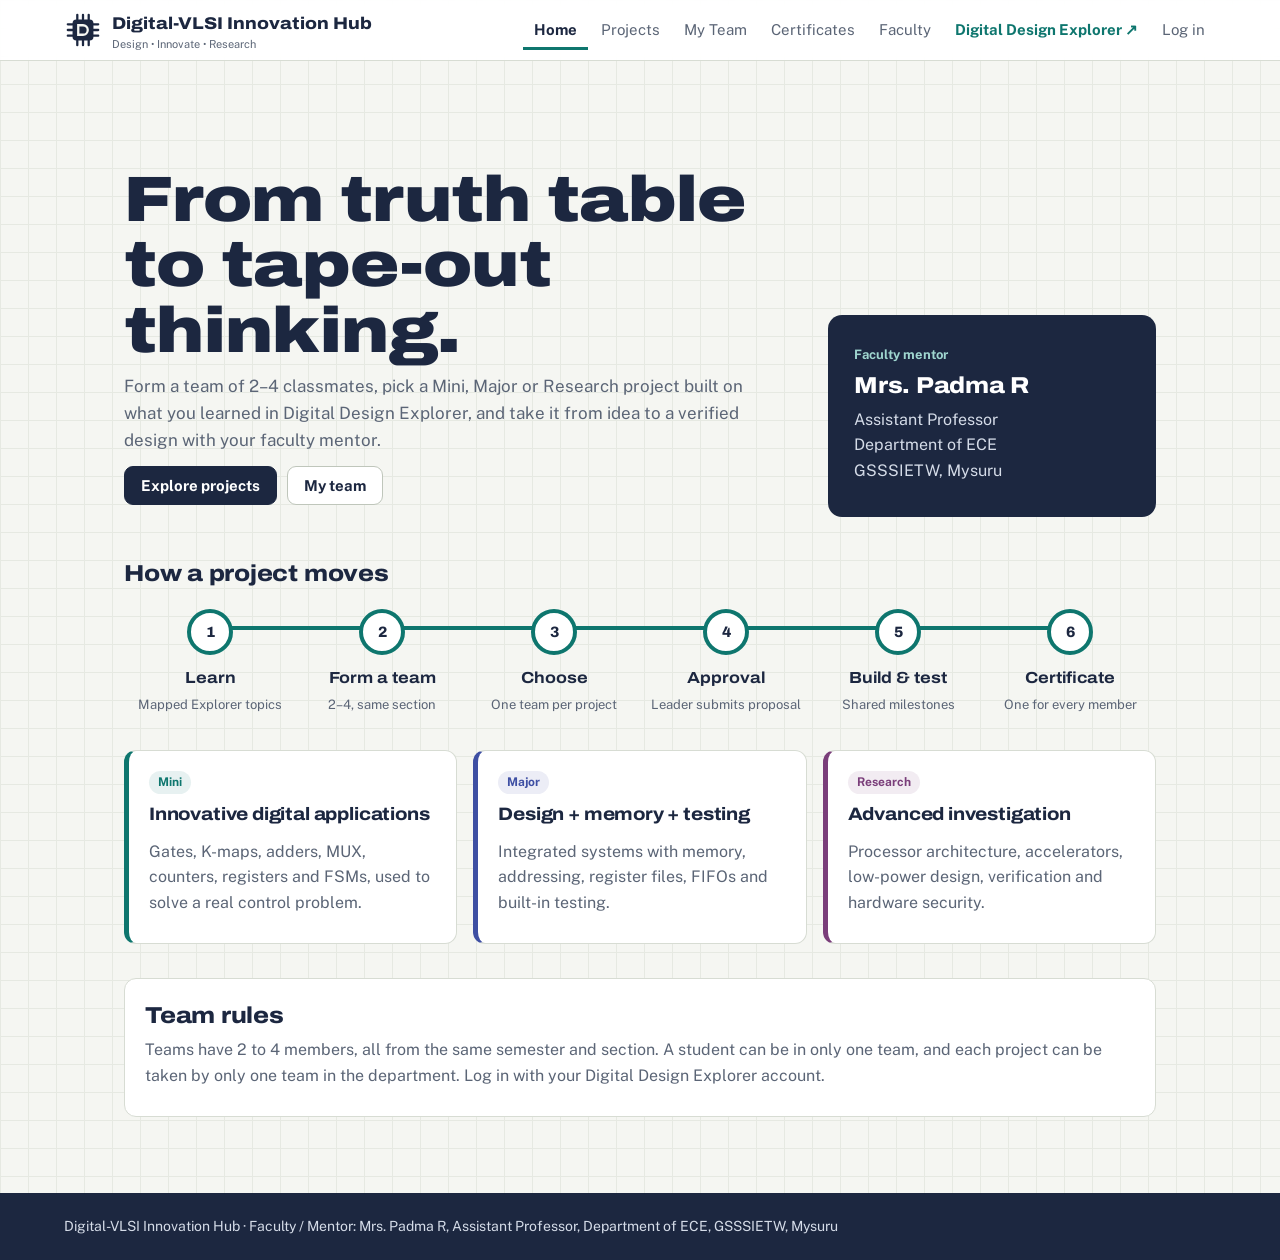
<file: index.html>
<!doctype html><html lang="en"><head><meta charset="utf-8"><meta name="viewport" content="width=device-width,initial-scale=1"><title>Digital-VLSI Innovation Hub</title><link rel="preconnect" href="https://fonts.googleapis.com"><link rel="preconnect" href="https://fonts.gstatic.com" crossorigin><link href="https://fonts.googleapis.com/css2?family=Archivo:wdth,wght@100..125,500..900&family=Public+Sans:wght@400;600;700&display=swap" rel="stylesheet"><link rel="stylesheet" href="css/style.css"></head><body>
<main class="home">
<section class="hero">
  <div>
    <h1>From truth table to tape-out thinking.</h1>
    <p class="lead">Form a team of 2–4 classmates, pick a Mini, Major or Research project built on what you learned in Digital Design Explorer, and take it from idea to a verified design with your faculty mentor.</p>
    <p><a class="btn" href="projects.html">Explore projects</a> <a class="btn ghost" href="student.html">My team</a></p>
  </div>
  <aside class="mentor"><span>Faculty mentor</span><h2>Mrs. Padma R</h2><p>Assistant Professor<br>Department of ECE<br>GSSSIETW, Mysuru</p></aside>
</section>
<section class="flow" aria-label="Project workflow">
  <h2>How a project moves</h2>
  <ol class="trace">
    <li><b>Learn</b><span>Mapped Explorer topics</span></li>
    <li><b>Form a team</b><span>2–4, same section</span></li>
    <li><b>Choose</b><span>One team per project</span></li>
    <li><b>Approval</b><span>Leader submits proposal</span></li>
    <li><b>Build &amp; test</b><span>Shared milestones</span></li>
    <li><b>Certificate</b><span>One for every member</span></li>
  </ol>
</section>
<section class="types">
  <article data-type="Mini"><span class="type">Mini</span><h3>Innovative digital applications</h3><p>Gates, K-maps, adders, MUX, counters, registers and FSMs, used to solve a real control problem.</p></article>
  <article data-type="Major"><span class="type">Major</span><h3>Design + memory + testing</h3><p>Integrated systems with memory, addressing, register files, FIFOs and built-in testing.</p></article>
  <article data-type="Research"><span class="type">Research</span><h3>Advanced investigation</h3><p>Processor architecture, accelerators, low-power design, verification and hardware security.</p></article>
</section>
<section class="box rules"><h2>Team rules</h2><p>Teams have 2 to 4 members, all from the same semester and section. A student can be in only one team, and each project can be taken by only one team in the department. Log in with your Digital Design Explorer account.</p></section>
</main>
<script src="js/config.js"></script><script src="js/hub.js"></script><script>renderShell("index.html")</script></body></html>
</file>
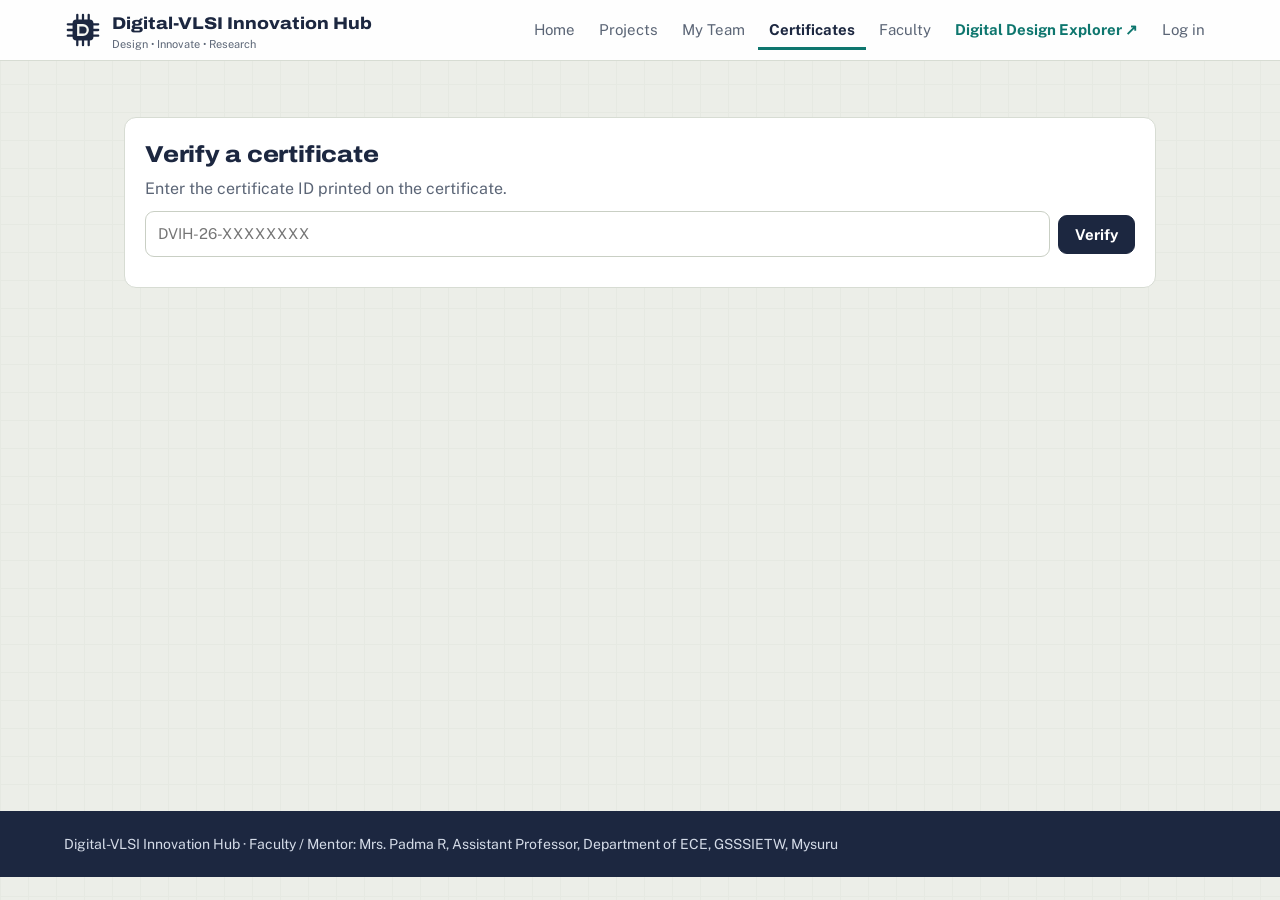
<file: certificate.html>
<!doctype html><html lang="en"><head><meta charset="utf-8"><meta name="viewport" content="width=device-width,initial-scale=1"><title>Certificate · Innovation Hub</title><link rel="preconnect" href="https://fonts.googleapis.com"><link rel="preconnect" href="https://fonts.gstatic.com" crossorigin><link href="https://fonts.googleapis.com/css2?family=Archivo:wdth,wght@100..125,500..900&family=Public+Sans:wght@400;600;700&display=swap" rel="stylesheet"><link rel="stylesheet" href="css/style.css"></head><body class="certbody">
<main>
<div class="msg" id="m" hidden></div>
<div id="view"></div>
<div class="box noprint" id="verifyBox"><h2>Verify a certificate</h2><p>Enter the certificate ID printed on the certificate.</p>
<div class="inline-form"><input id="cid" placeholder="DVIH-26-XXXXXXXX"><button class="btn" id="vb">Verify</button></div></div>
</main>
<script src="js/config.js"></script><script src="js/hub.js"></script>
<script>
(async()=>{
  const user=await renderShell("certificate.html");
  const id=new URLSearchParams(location.search).get('id');
  if(id){ cid.value=id; return show(id); }
  if(user){
    try{
      const st=await srpc('hub_my_state');
      if(st&&st.certificates.length){ view.innerHTML='<div class="box noprint"><h2>My certificates</h2>'+st.certificates.map(c=>`<p><a class="btn" href="?id=${encodeURIComponent(c.cert_id)}">${esc(c.project_title)} · ${esc(c.cert_id)}</a></p>`).join('')+'</div>'; }
      else view.innerHTML='<div class="box"><h2>🔒 No certificate yet</h2><p>Certificates are issued to every team member after final faculty approval.</p></div>';
    }catch(e){ msg(m,errText(e),'error'); }
  }
})();
async function show(id){
  try{
    const c=await rpc('hub_verify_certificate',{p_id:id});
    if(!c){ view.innerHTML=''; return msg(m,'No certificate found with this ID.','error'); }
    msg(m,'✔ Verified: this certificate was issued by the Digital-VLSI Innovation Hub.','ok');
    const verifyUrl=location.origin+location.pathname+'?id='+encodeURIComponent(c.cert_id);
    view.innerHTML=`<div class="certificate"><small>DIGITAL-VLSI INNOVATION HUB</small><h1>Certificate of Project Completion</h1><p>This is to certify that</p><h2>${esc(c.student_name)}</h2><p>${esc(c.usn)}</p><p>as a member of team <b>${esc(c.team_name)}</b>, has successfully completed the ${esc(c.project_type)} project</p><h2>${esc(c.project_title)}</h2><p>under the guidance of</p><h3>Mrs. Padma R</h3><p>Assistant Professor, Department of ECE, GSSSIETW, Mysuru</p><hr><p>Issued on ${new Date(c.issued_on).toLocaleDateString('en-IN',{day:'numeric',month:'long',year:'numeric'})} · Certificate ID: <b>${esc(c.cert_id)}</b></p><p class="small">Verify at ${esc(verifyUrl)}</p></div>
      <p class="noprint center-text"><button class="btn" onclick="print()">Print / Save as PDF</button></p>`;
  }catch(e){ msg(m,errText(e),'error'); }
}
vb.onclick=()=>{ if(cid.value.trim()) location.search='?id='+encodeURIComponent(cid.value.trim()); };
</script></body></html>
</file>
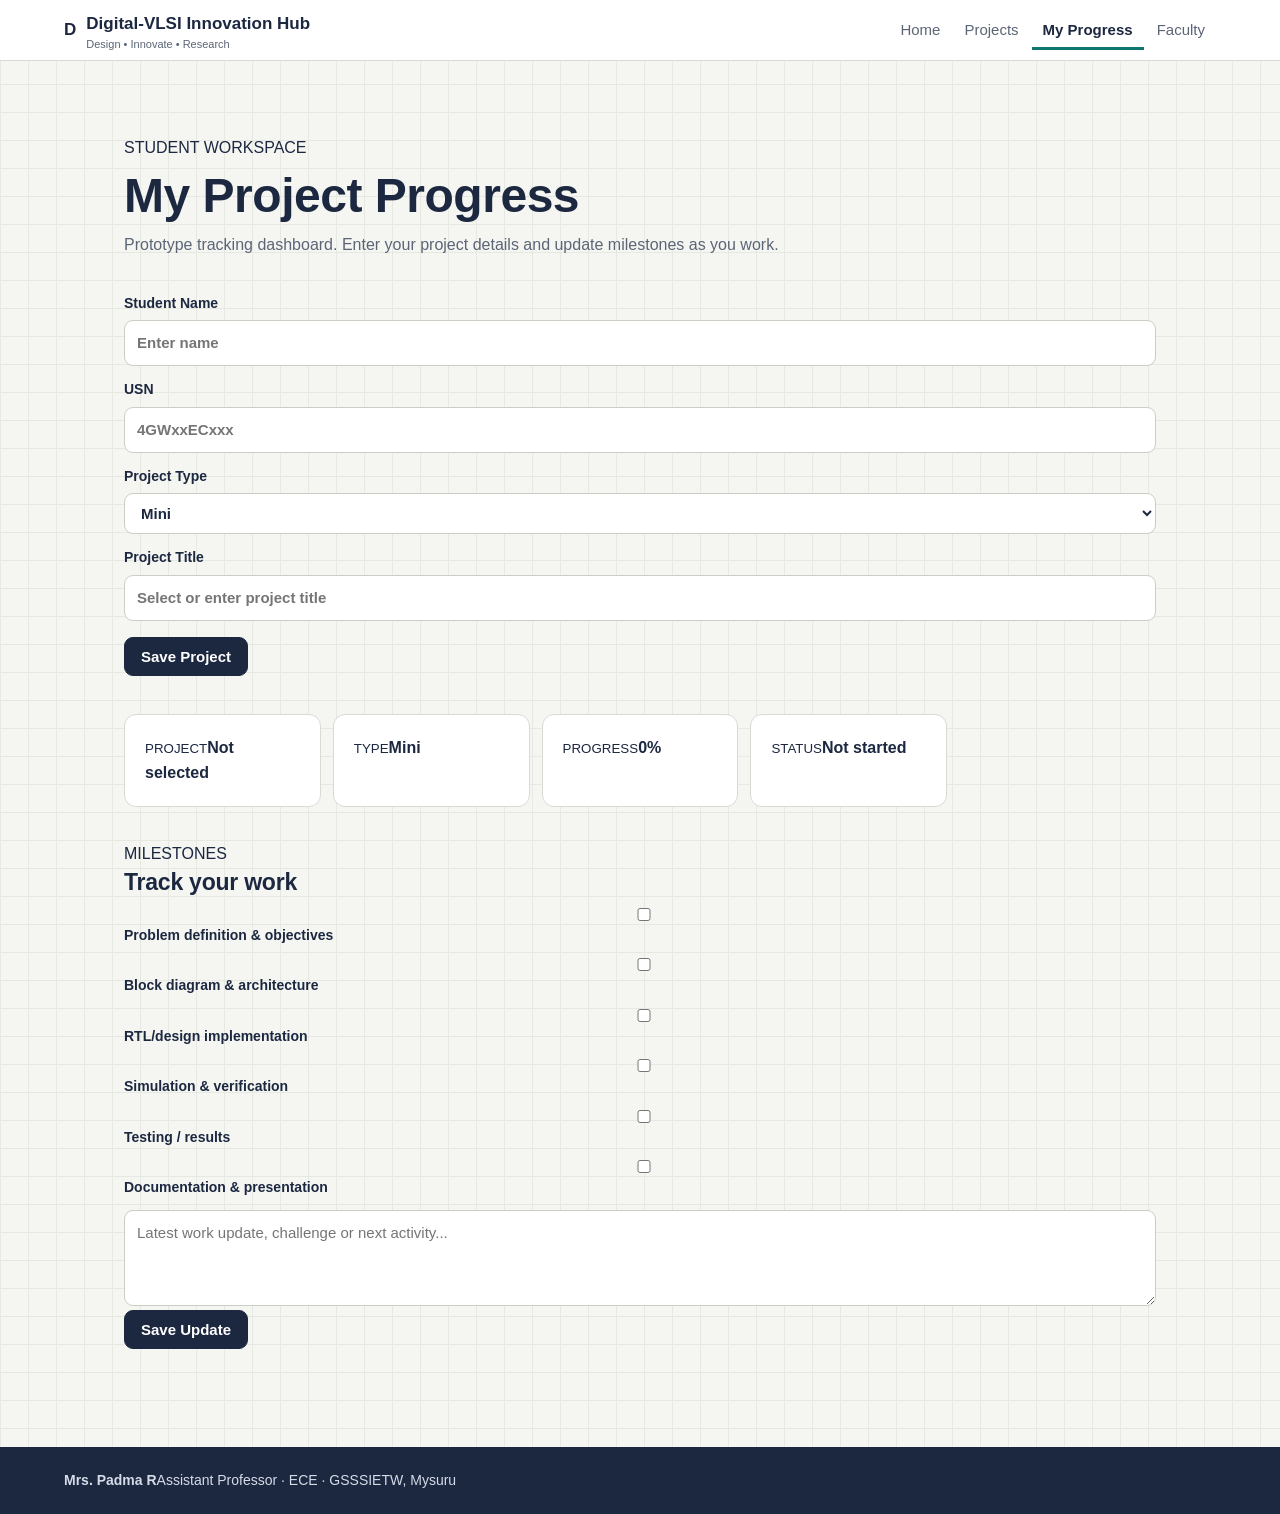
<file: dashboard.html>
<!DOCTYPE html>
<html lang="en">
<head><meta charset="UTF-8"><meta name="viewport" content="width=device-width,initial-scale=1.0">
<title>My Progress | Digital-VLSI Innovation Hub</title><link rel="stylesheet" href="css/style.css"></head>
<body>
<header class="topbar"><div class="brand"><span class="brand-mark">D</span><div><strong>Digital-VLSI Innovation Hub</strong><small>Design • Innovate • Research</small></div></div>
<nav><a href="index.html">Home</a><a href="projects.html">Projects</a><a class="active" href="dashboard.html">My Progress</a><a href="faculty.html">Faculty</a></nav></header>
<main class="page">
<section class="page-title"><span class="eyebrow">STUDENT WORKSPACE</span><h1>My Project Progress</h1><p>Prototype tracking dashboard. Enter your project details and update milestones as you work.</p></section>
<section class="panel">
<div class="form-grid">
<label>Student Name<input id="studentName" placeholder="Enter name"></label>
<label>USN<input id="usn" placeholder="4GWxxECxxx"></label>
<label>Project Type<select id="ptype"><option>Mini</option><option>Major</option><option>Research</option></select></label>
<label>Project Title<input id="ptitle" placeholder="Select or enter project title"></label>
</div>
<button class="btn primary" id="saveProject">Save Project</button>
</section>
<section class="stats">
<div class="stat"><small>PROJECT</small><strong id="dashTitle">Not selected</strong></div>
<div class="stat"><small>TYPE</small><strong id="dashType">—</strong></div>
<div class="stat"><small>PROGRESS</small><strong id="dashProgress">0%</strong></div>
<div class="stat"><small>STATUS</small><strong id="dashStatus">Not started</strong></div>
</section>
<section class="panel">
<div class="section-head"><div><span class="eyebrow">MILESTONES</span><h2>Track your work</h2></div></div>
<div class="milestones">
<label><input type="checkbox" class="mile"> Problem definition & objectives</label>
<label><input type="checkbox" class="mile"> Block diagram & architecture</label>
<label><input type="checkbox" class="mile"> RTL/design implementation</label>
<label><input type="checkbox" class="mile"> Simulation & verification</label>
<label><input type="checkbox" class="mile"> Testing / results</label>
<label><input type="checkbox" class="mile"> Documentation & presentation</label>
</div>
<textarea id="updateText" placeholder="Latest work update, challenge or next activity..."></textarea>
<button class="btn primary" id="saveUpdate">Save Update</button>
<div id="timeline"></div>
</section>
</main>
<footer><strong>Mrs. Padma R</strong><span>Assistant Professor · ECE · GSSSIETW, Mysuru</span></footer>
<script src="js/app.js"></script>
</body>
</html>
</file>
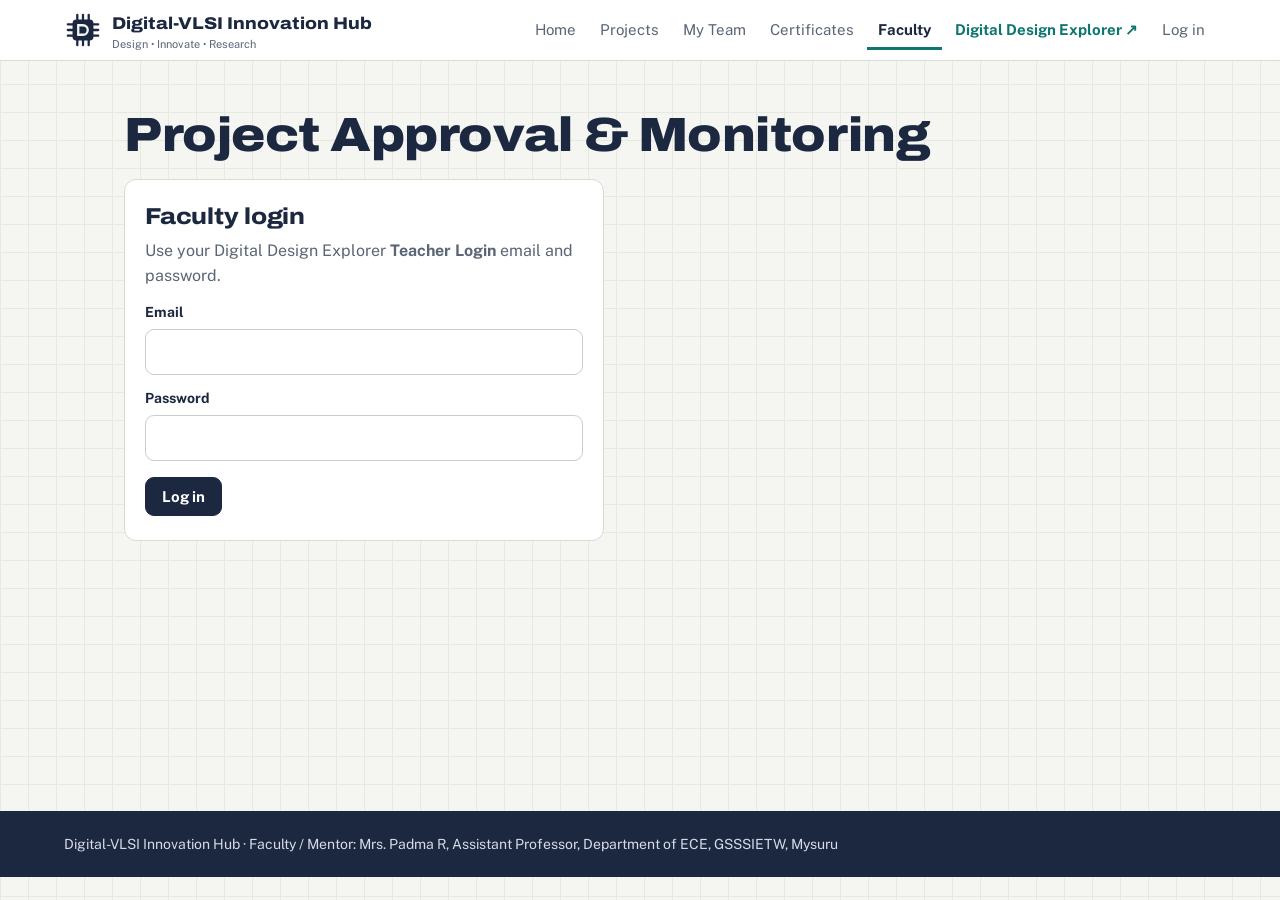
<file: faculty.html>
<!doctype html><html lang="en"><head><meta charset="utf-8"><meta name="viewport" content="width=device-width,initial-scale=1"><title>Faculty Dashboard · Innovation Hub</title><link rel="preconnect" href="https://fonts.googleapis.com"><link rel="preconnect" href="https://fonts.gstatic.com" crossorigin><link href="https://fonts.googleapis.com/css2?family=Archivo:wdth,wght@100..125,500..900&family=Public+Sans:wght@400;600;700&display=swap" rel="stylesheet"><link rel="stylesheet" href="css/style.css"></head><body>
<main><h1>Project Approval &amp; Monitoring</h1>
<div class="msg" id="m" hidden></div>
<div id="loginBox" class="box narrowbox" hidden><h2>Faculty login</h2><p>Use your Digital Design Explorer <b>Teacher Login</b> email and password.</p>
<form id="f"><label>Email<input id="email" type="email" required autocomplete="email"></label><label>Password<input id="pw" type="password" required autocomplete="current-password"></label><button class="btn">Log in</button></form></div>
<div id="dash" hidden>
  <div class="stats" id="stats"></div>
  <div class="filters"><input id="q" type="search" placeholder="Search team, USN, student or project">
    <select id="fs"><option value="">All statuses</option><option>Forming</option><option>Selected</option><option>Pending Approval</option><option>Changes Required</option><option>Approved</option><option>Ready for Final Review</option><option>Completed</option></select>
    <select id="fsem"><option value="">All semesters</option></select>
    <select id="fsec"><option value="">All sections</option></select>
    <button class="btn ghost" id="csv">Download CSV</button><button class="btn ghost" id="flogout">Faculty log out</button></div>
  <div id="teams"></div>
</div>
</main>
<script src="js/config.js"></script><script src="js/hub.js"></script>
<script>
let all=[];
(async()=>{
  await renderShell("faculty.html");
  if(!teacherToken()) return showLogin();
  await enter();
})();
function showLogin(text){ loginBox.hidden=false; dash.hidden=true; if(text) msg(m,text,'error'); }
async function enter(){
  try{ loginBox.hidden=true; dash.hidden=false; msg(m,''); await load(); }
  catch(e){ sset(TEACHER_TOKEN,null); showLogin(errText(e)); }
}
f.onsubmit=async e=>{
  e.preventDefault(); msg(m,'Logging in…');
  try{
    const r=await rpc('dde_teacher_login',{p_email:email.value.trim(),p_password:pw.value});
    if(!r||!r.ok) return msg(m,'Email or password is incorrect.','error');
    sset(TEACHER_TOKEN,r.token); await enter();
  }catch(err){ msg(m,errText(err),'error'); }
};
flogout.onclick=async()=>{ try{ await rpc('dde_logout',{p_token:teacherToken()}); }catch(e){} sset(TEACHER_TOKEN,null); location.reload(); };
async function load(){
  all=await trpc('hub_faculty_teams')||[];
  const sems=[...new Set(all.map(t=>t.semester))].sort(), secs=[...new Set(all.map(t=>t.section))].sort();
  fsem.innerHTML='<option value="">All semesters</option>'+sems.map(s=>`<option>${+s}</option>`).join('');
  fsec.innerHTML='<option value="">All sections</option>'+secs.map(s=>`<option>${esc(s)}</option>`).join('');
  render();
}
function render(){
  const count=s=>all.filter(t=>t.status===s).length;
  stats.innerHTML=[['Teams',all.length],['Pending approval',count('Pending Approval')],['In progress',count('Approved')],['Final review',count('Ready for Final Review')],['Completed',count('Completed')]]
    .map(([l,n])=>`<div><b>${n}</b><span>${l}</span></div>`).join('');
  const qq=q.value.trim().toLowerCase();
  const list=all.filter(t=>(!fs.value||t.status===fs.value)&&(!fsem.value||String(t.semester)===fsem.value)&&(!fsec.value||t.section===fsec.value)&&
    (!qq||[t.name,t.project_title,...t.members.map(x=>x.name+' '+x.usn)].join(' ').toLowerCase().includes(qq)));
  // pending work first
  const order={'Pending Approval':0,'Ready for Final Review':1,'Changes Required':2,'Approved':3,'Selected':4,'Forming':5,'Completed':6};
  list.sort((a,b)=>order[a.status]-order[b.status]);
  teams.innerHTML=list.length?list.map(card).join(''):'<p>No teams match.</p>';
}
function card(t){
  const acc=t.members.filter(x=>x.status==='accepted');
  const btn=(a,label,cls)=>`<button class="btn ${cls||''}" data-a="${a}" data-id="${+t.id}">${label}</button>`;
  let actions='';
  if(t.status==='Pending Approval') actions=btn('approve','Approve')+btn('changes','Changes required','danger')+btn('reject','Reject','danger');
  else if(t.status==='Ready for Final Review') actions=btn('complete','Final approve & issue certificates')+btn('unlock','Unlock / allow project change','danger');
  else if(['Approved','Selected','Changes Required'].includes(t.status)) actions=btn('unlock','Unlock / allow project change','danger');
  return `<details class="box team" ${['Pending Approval','Ready for Final Review'].includes(t.status)?'open':''}>
    <summary><span><b>${esc(t.name)}</b> <span class="small">Sem ${+t.semester} · Sec ${esc(t.section)} · ${acc.length} members</span><br>${esc(t.project_title||'No project selected')}</span>${statusBadge(t.status)}</summary>
    <ul class="members">${t.members.map(x=>`<li><span>${esc(x.name)} <span class="small">${esc(x.usn)}</span>${x.role==='leader'?' <span class="status s-blue">Leader</span>':''}${x.status==='invited'?' <span class="status s-amber">Invited</span>':''}</span></li>`).join('')}</ul>
    ${t.project_title?`<p><b>${esc(t.project_type)} project:</b> ${esc(t.project_title)}</p><p><b>Proposed innovation:</b> ${esc(t.innovation||'—')}</p>`:''}
    ${['Approved','Ready for Final Review','Completed'].includes(t.status)?`<div class="bar"><i style="width:${+t.progress}%"></i></div><p class="small">${+t.progress}% · ${MILESTONES.map((n,i)=>(t.milestones[i]?'✅ ':'⬜ ')+esc(n)).join(' · ')}</p>`:''}
    ${t.updates.length?`<details><summary class="small">Work updates (${t.updates.length})</summary>${t.updates.map(u=>`<p class="timeline"><span class="small">${new Date(u.at).toLocaleString()} · ${esc(u.author)}</span><br>${esc(u.body)}</p>`).join('')}</details>`:''}
    ${t.faculty_remark?`<p class="small"><b>Last remark:</b> ${esc(t.faculty_remark)}</p>`:''}
    ${actions?`<textarea id="r${+t.id}" placeholder="Remark for the team (shown to students)"></textarea><div class="btns">${actions}</div>`:''}
  </details>`;
}
teams.addEventListener('click',async e=>{
  const b=e.target.closest('[data-a]'); if(!b) return;
  const a=b.dataset.a, id=+b.dataset.id, remark=(document.getElementById('r'+id)||{}).value||'';
  const ask={approve:'Approve this proposal?',changes:'Return the proposal for changes? The team keeps the project.',reject:'Reject? The project will be released for other teams.',unlock:'Unlock? The project is released and progress is reset.',complete:'Final approve and issue a certificate to every member?'}[a];
  if(['changes','reject'].includes(a)&&!remark.trim()) return alert('Please write a remark so the team knows what to change.');
  if(!confirm(ask)) return;
  b.disabled=true;
  try{ await trpc('hub_faculty_action',{p_team:id,p_action:a,p_remark:remark.trim()||null}); msg(m,'Done.','ok'); await load(); }
  catch(err){ msg(m,errText(err),'error'); b.disabled=false; }
});
[q,fs,fsem,fsec].forEach(x=>x.oninput=render);
csv.onclick=()=>{
  const rows=[['Team','Semester','Section','Status','Project','Type','Progress %','Role','Student','USN']];
  all.forEach(t=>t.members.filter(x=>x.status==='accepted').forEach(x=>rows.push([t.name,t.semester,t.section,t.status,t.project_title||'',t.project_type||'',t.progress,x.role,x.name,x.usn])));
  const text=rows.map(r=>r.map(v=>'"'+String(v??'').replace(/"/g,'""')+'"').join(',')).join('\r\n');
  const a=document.createElement('a'); a.href=URL.createObjectURL(new Blob(['\ufeff'+text],{type:'text/csv'}));
  a.download='innovation-hub-teams-'+new Date().toISOString().slice(0,10)+'.csv'; a.click();
};
</script></body></html>
</file>
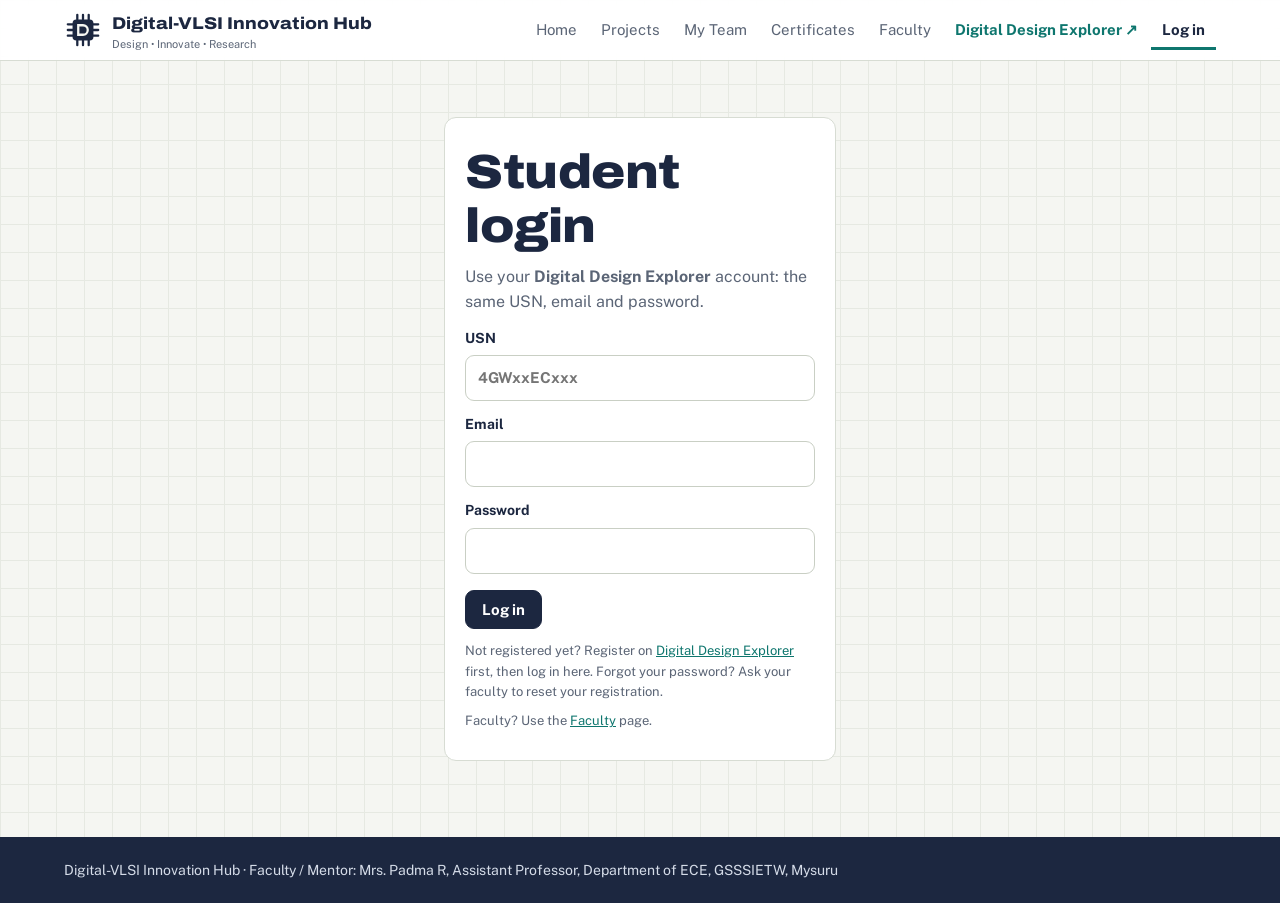
<file: login.html>
<!doctype html><html lang="en"><head><meta charset="utf-8"><meta name="viewport" content="width=device-width,initial-scale=1"><title>Log in · Innovation Hub</title><link rel="preconnect" href="https://fonts.googleapis.com"><link rel="preconnect" href="https://fonts.gstatic.com" crossorigin><link href="https://fonts.googleapis.com/css2?family=Archivo:wdth,wght@100..125,500..900&family=Public+Sans:wght@400;600;700&display=swap" rel="stylesheet"><link rel="stylesheet" href="css/style.css"></head><body>
<main class="narrow">
<div class="box"><h1>Student login</h1>
<p>Use your <b>Digital Design Explorer</b> account: the same USN, email and password.</p>
<form id="f"><label>USN<input id="usn" required placeholder="4GWxxECxxx" autocomplete="username"></label>
<label>Email<input id="email" type="email" required autocomplete="email"></label>
<label>Password<input id="pw" type="password" required autocomplete="current-password"></label>
<button class="btn" id="go">Log in</button></form>
<div class="msg" id="m" hidden></div>
<p class="small">Not registered yet? Register on <a id="reg" target="_blank" rel="noopener">Digital Design Explorer</a> first, then log in here. Forgot your password? Ask your faculty to reset your registration.</p>
<p class="small">Faculty? Use the <a href="faculty.html">Faculty</a> page.</p></div>
</main>
<script src="js/config.js"></script><script src="js/hub.js"></script>
<script>
reg.href = EXPLORER_BASE + 'login.html';
renderShell('login.html').then(t => { if (t) location = 'student.html'; });
f.onsubmit = async e => {
  e.preventDefault();
  const u = usn.value.trim().toUpperCase();
  if (!/^4GW\d{2}EC\d{3}$/.test(u)) return msg(m, 'USN must be in the format 4GWxxECxxx (ECE students only).', 'error');
  go.disabled = true; msg(m, 'Logging in…');
  try{
    const r = await rpc('dde_login', { p_usn: u, p_email: email.value.trim(), p_password: pw.value });
    if (r && r.ok){ lset(HUB_TOKEN, r.token); location = 'student.html'; return; }
    msg(m, r && r.error === 'not_registered' ? 'This USN is not registered on Digital Design Explorer. Please register there first.' : 'Invalid USN, email or password.', 'error');
  }catch(err){ msg(m, errText(err), 'error'); }
  go.disabled = false;
};
</script></body></html>
</file>
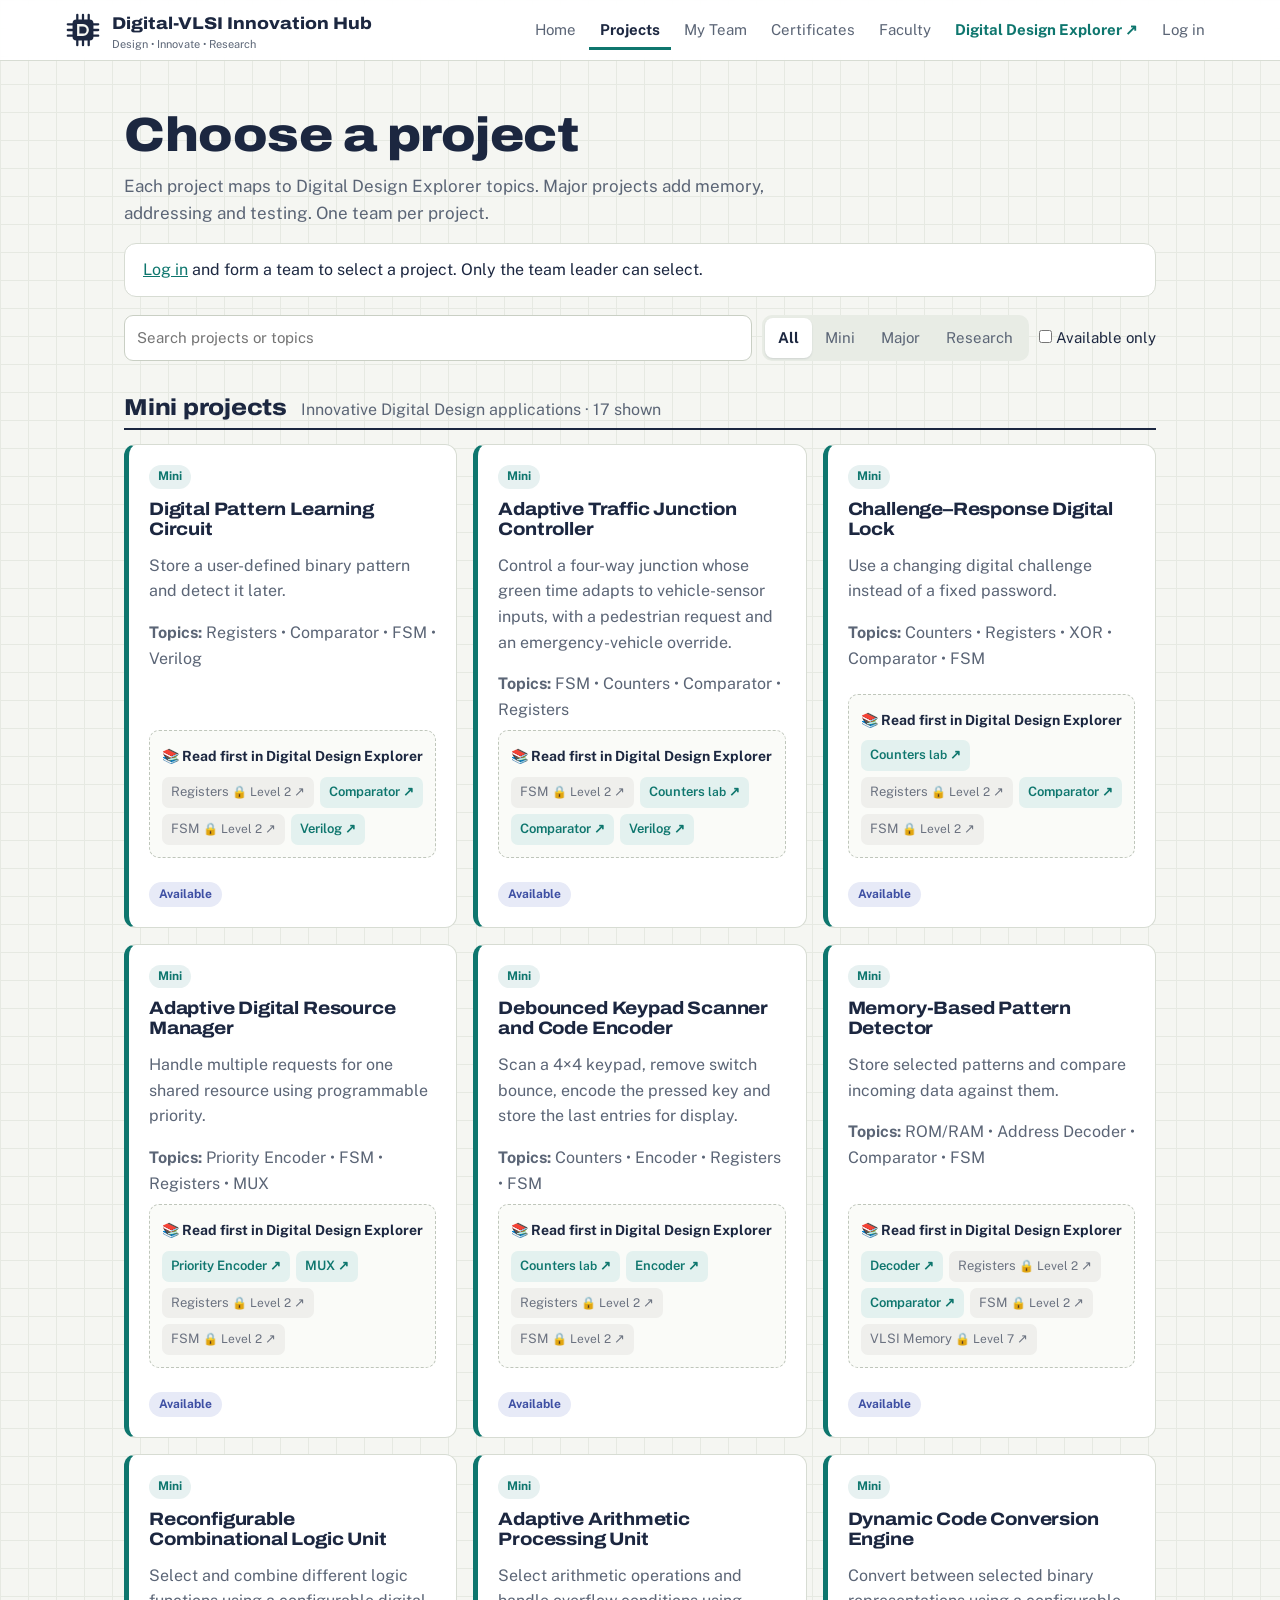
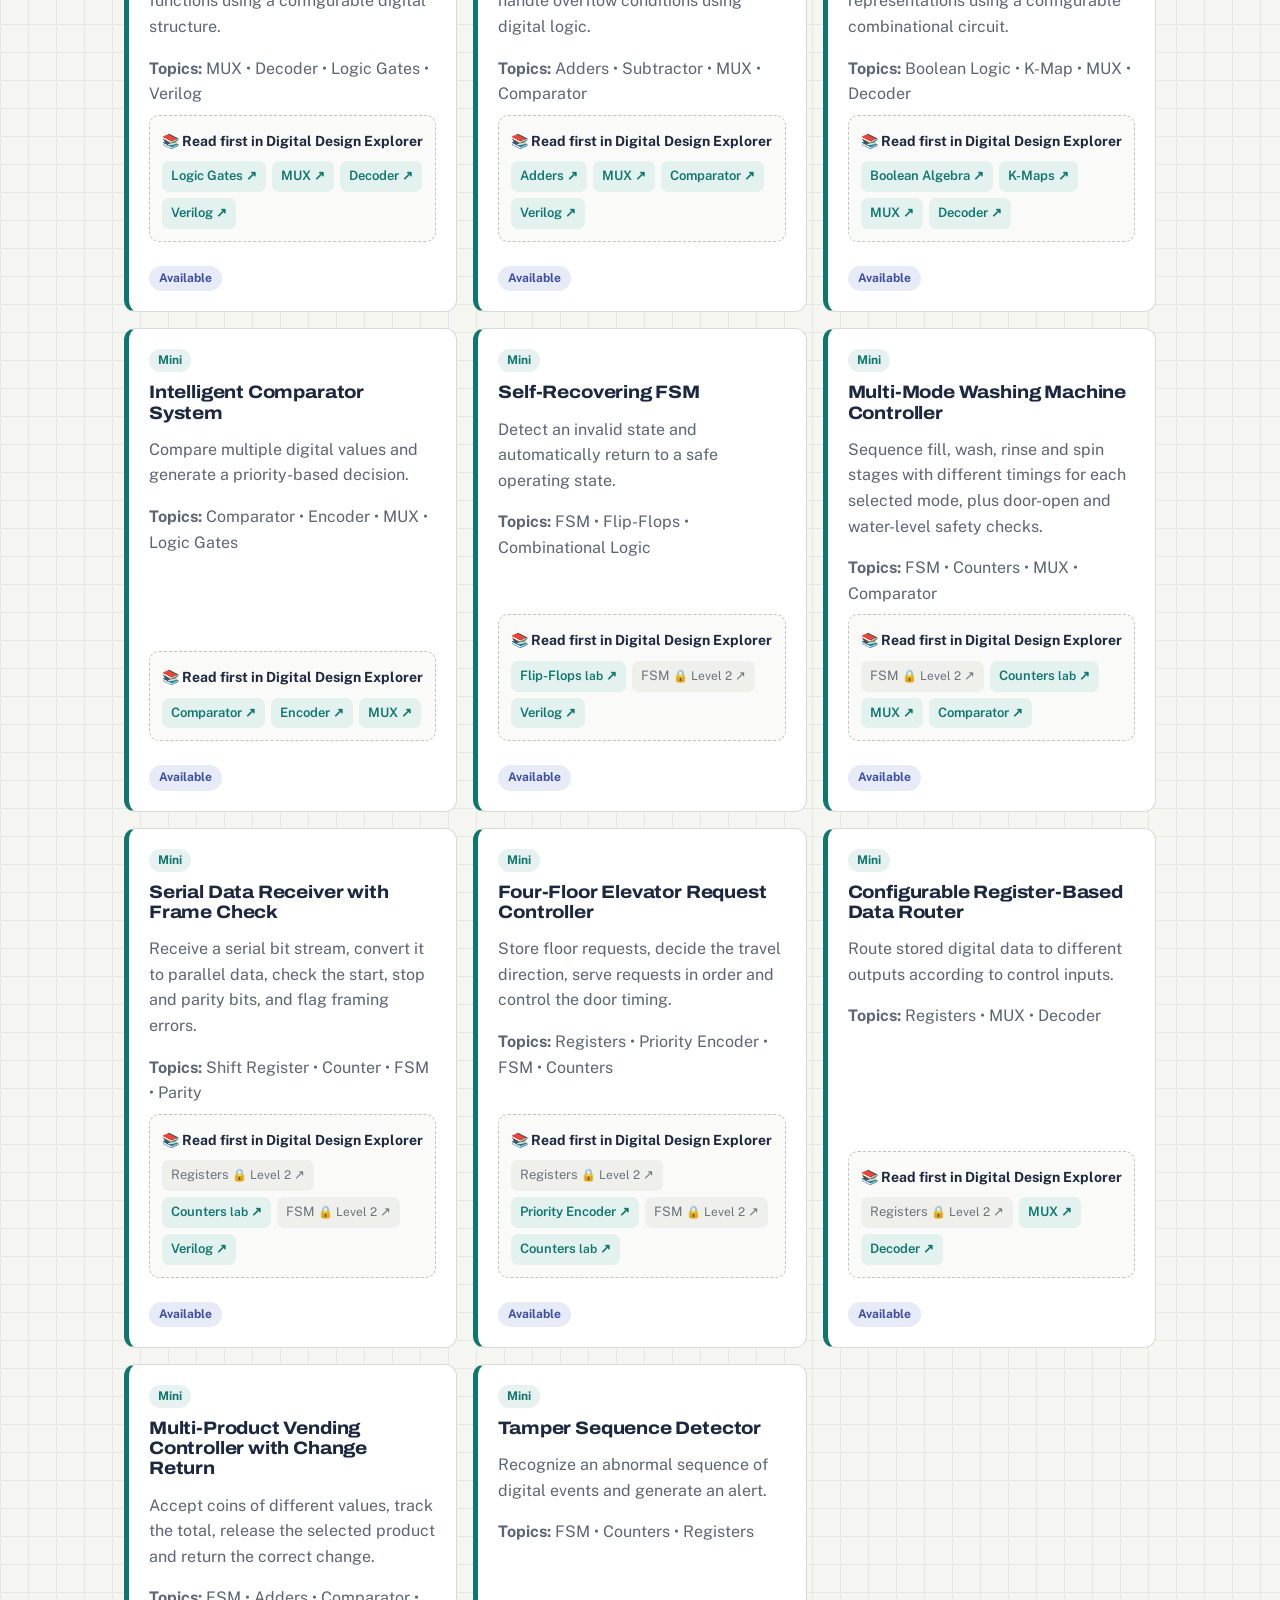
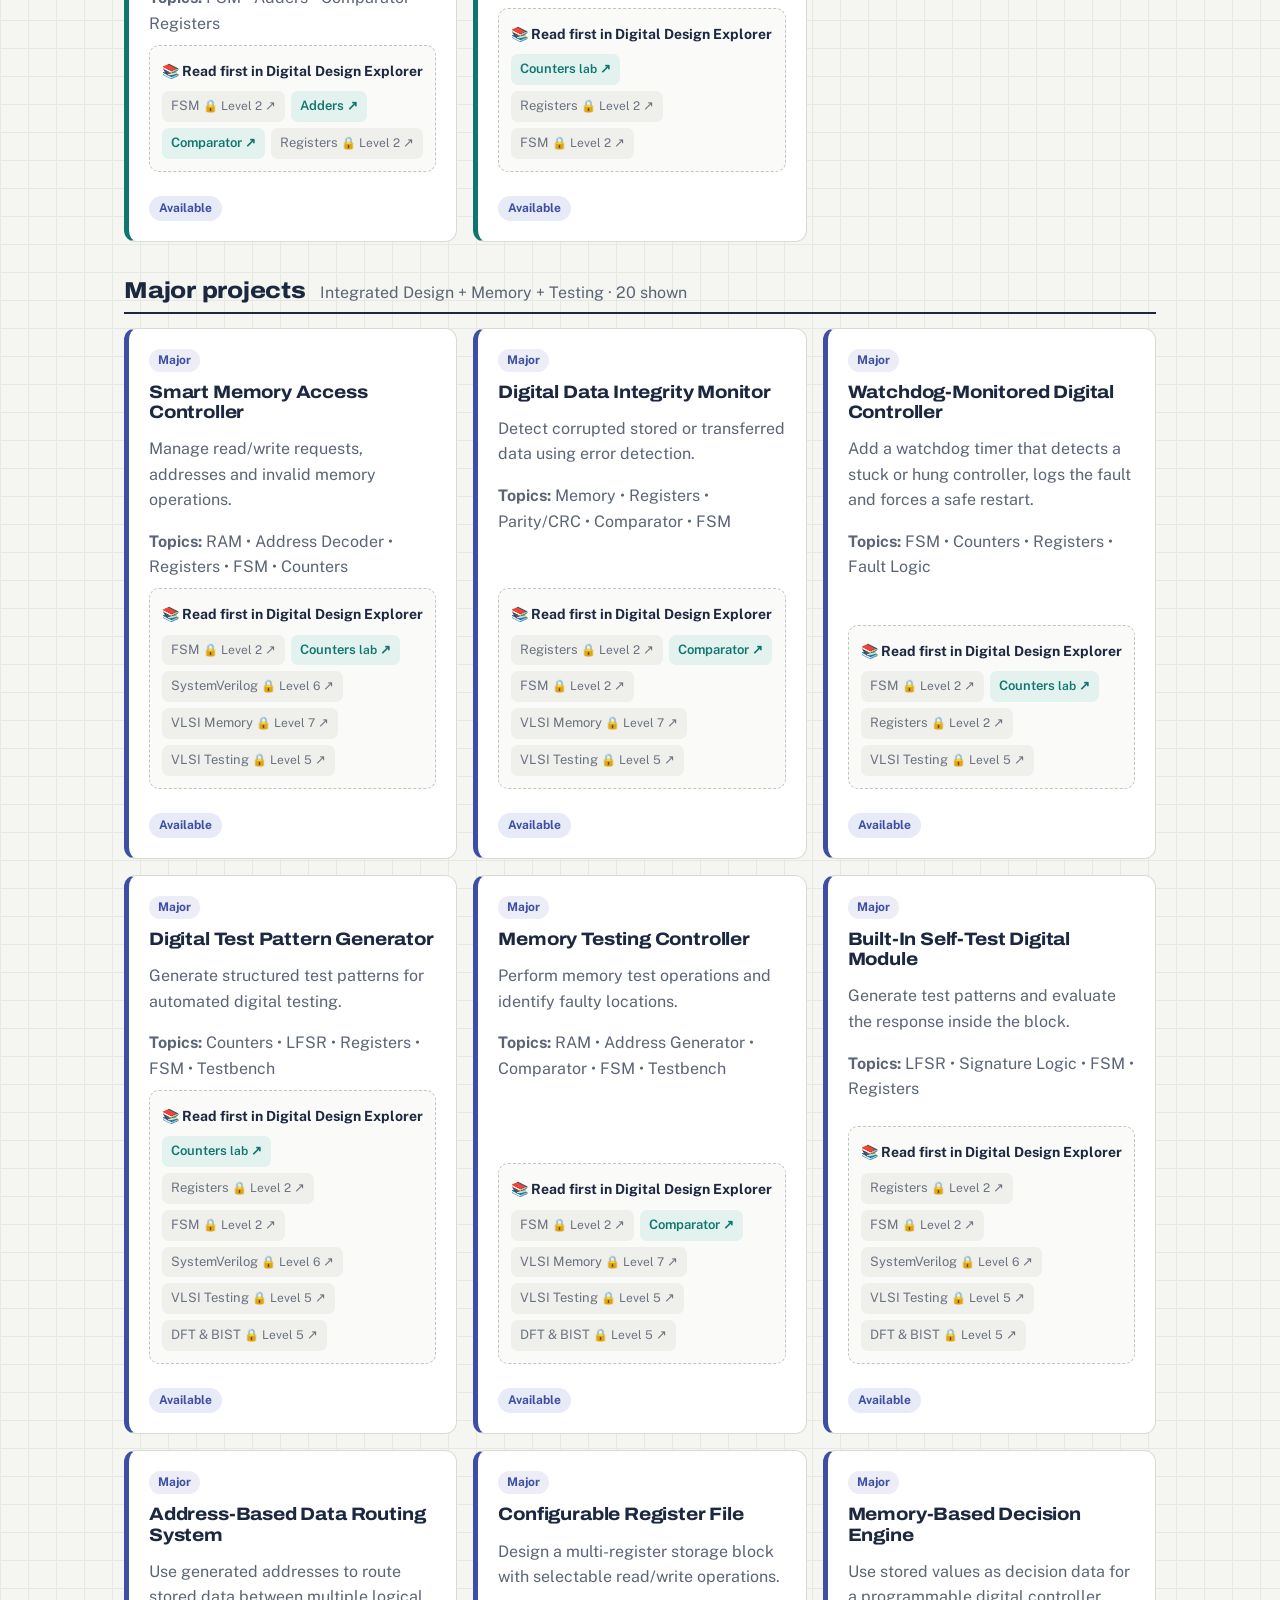
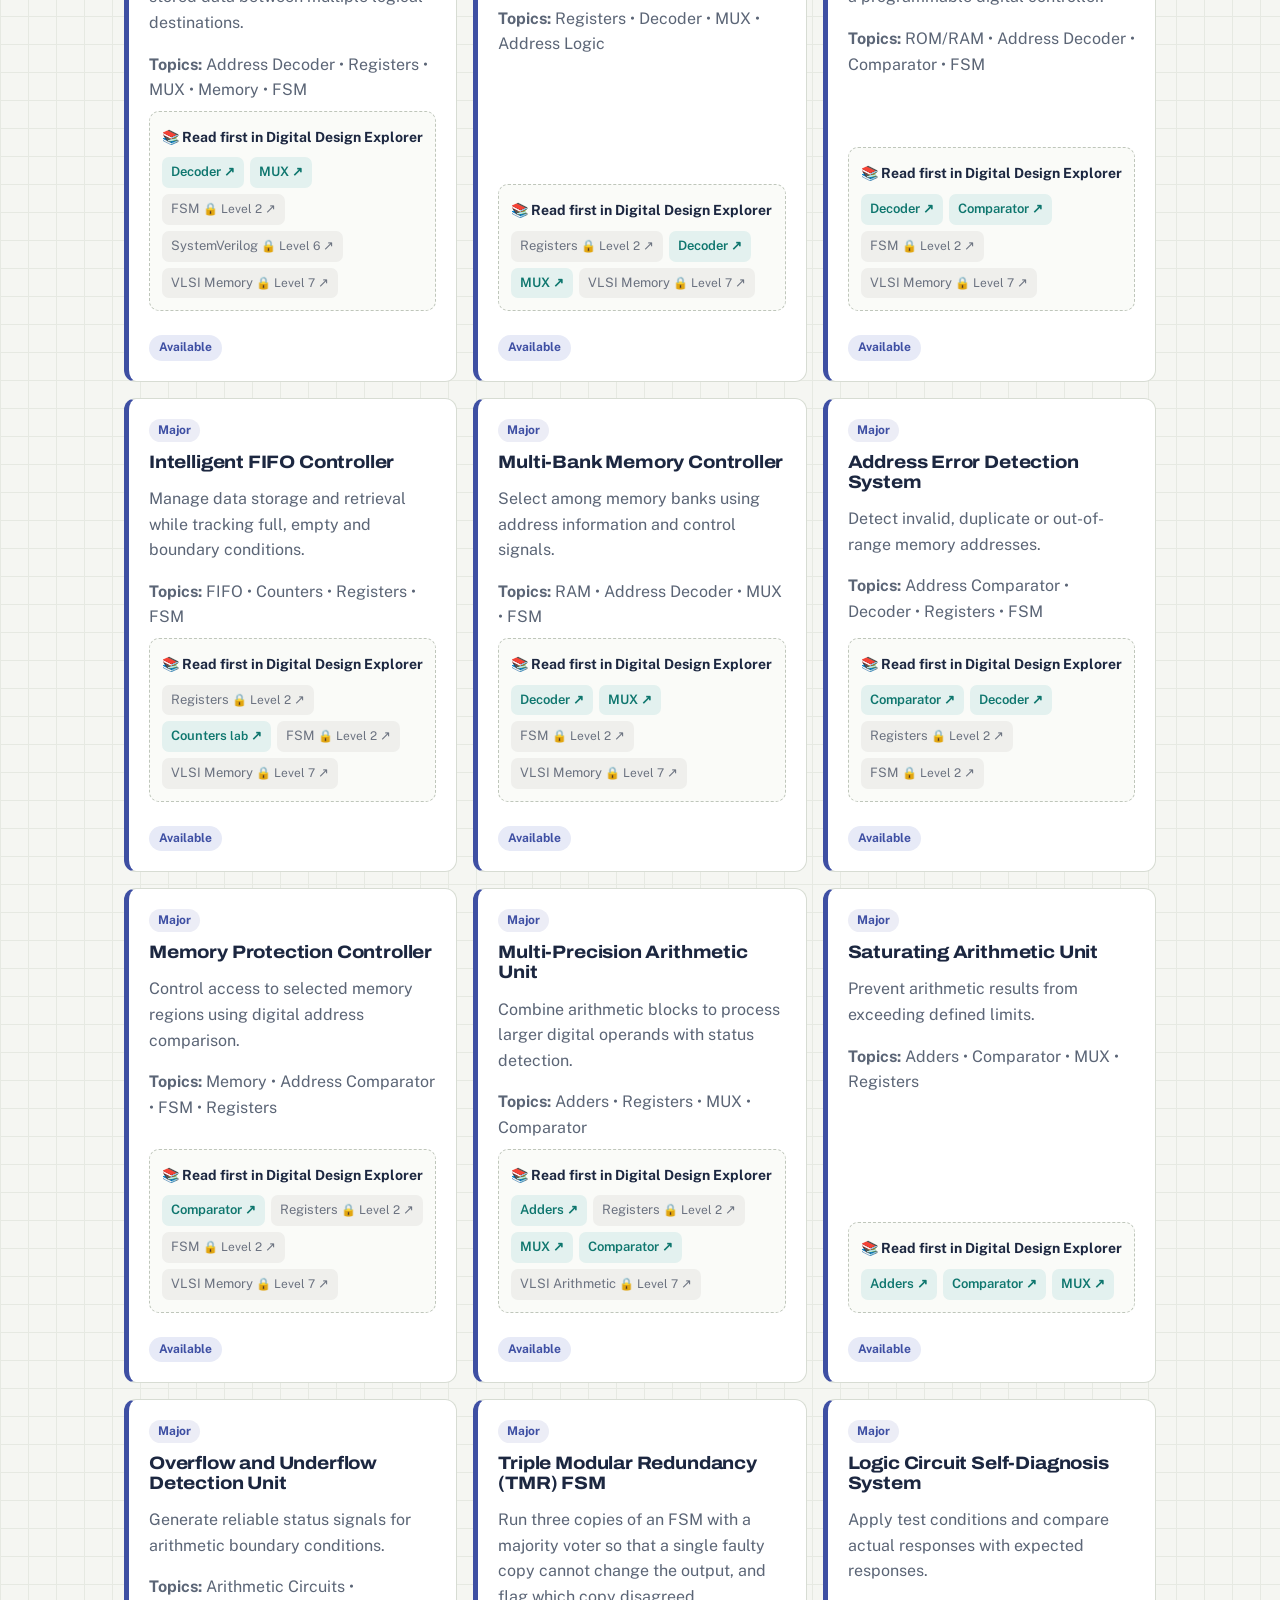
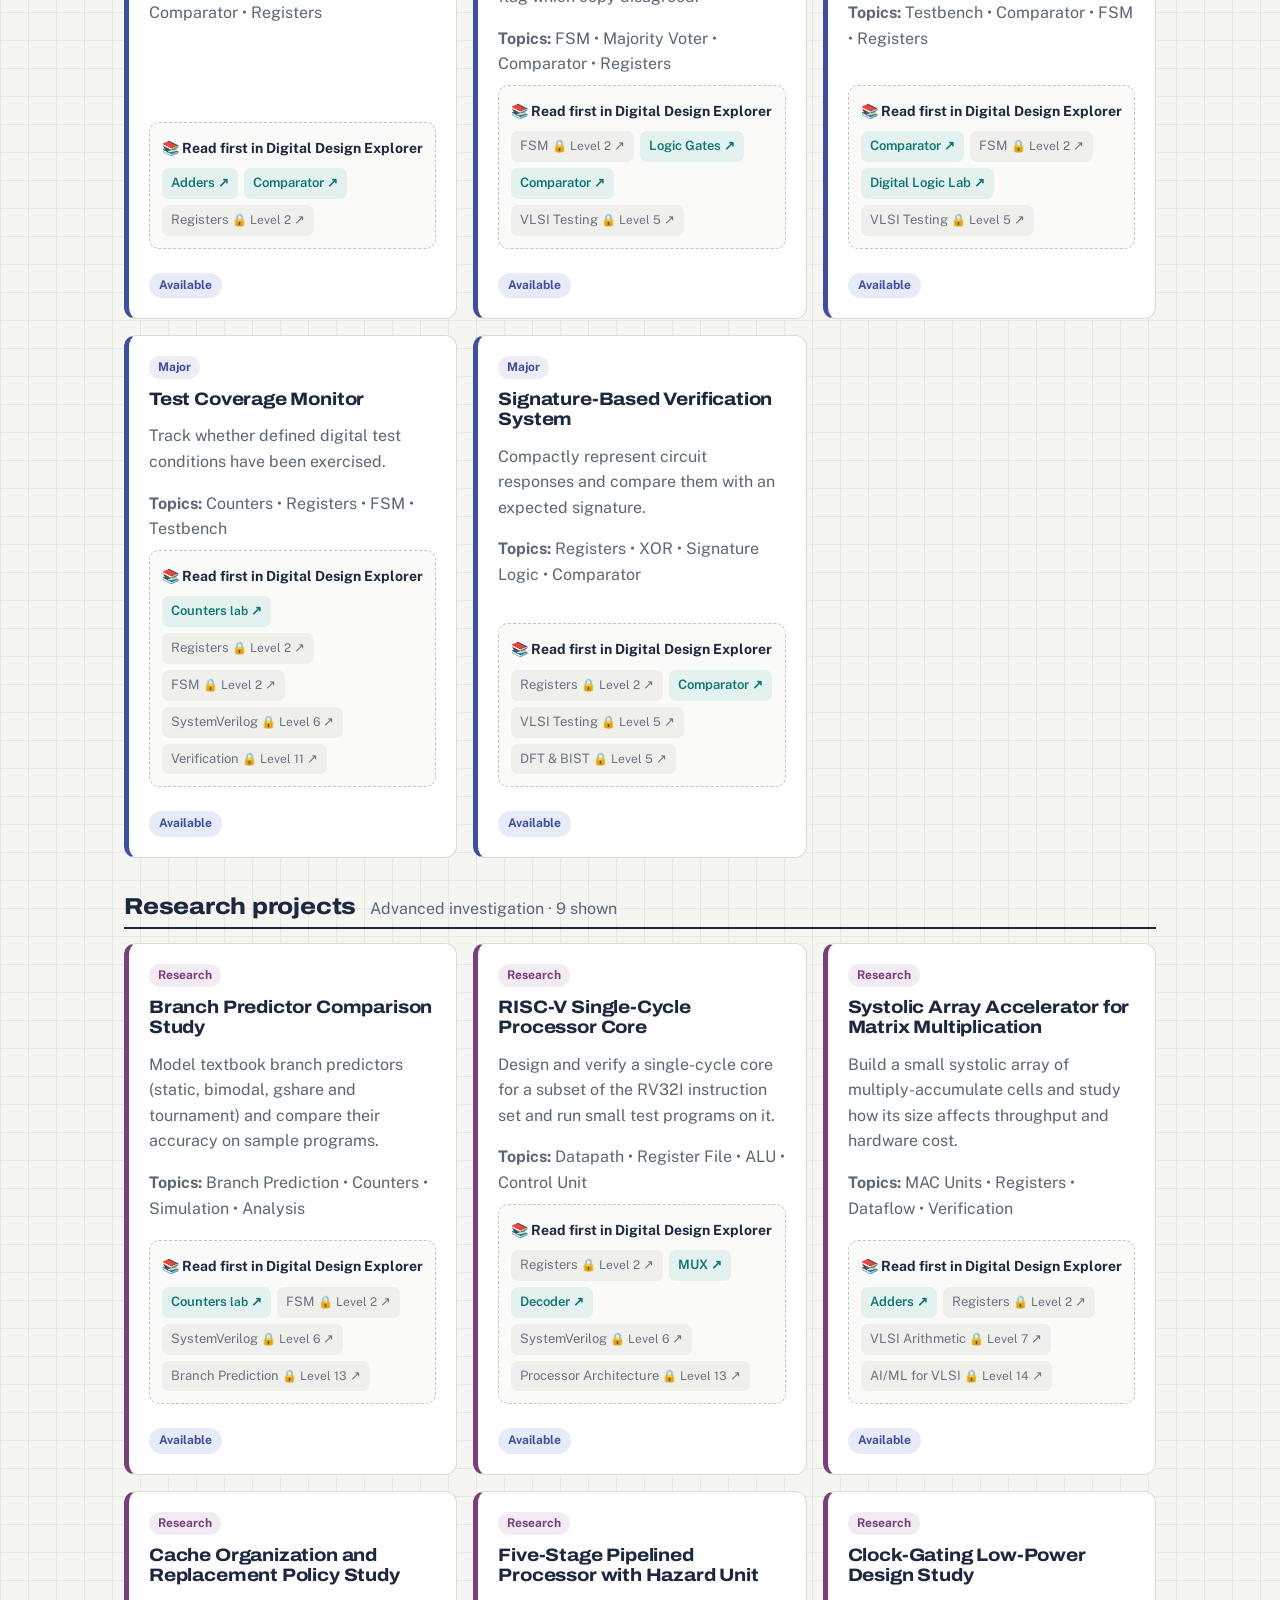
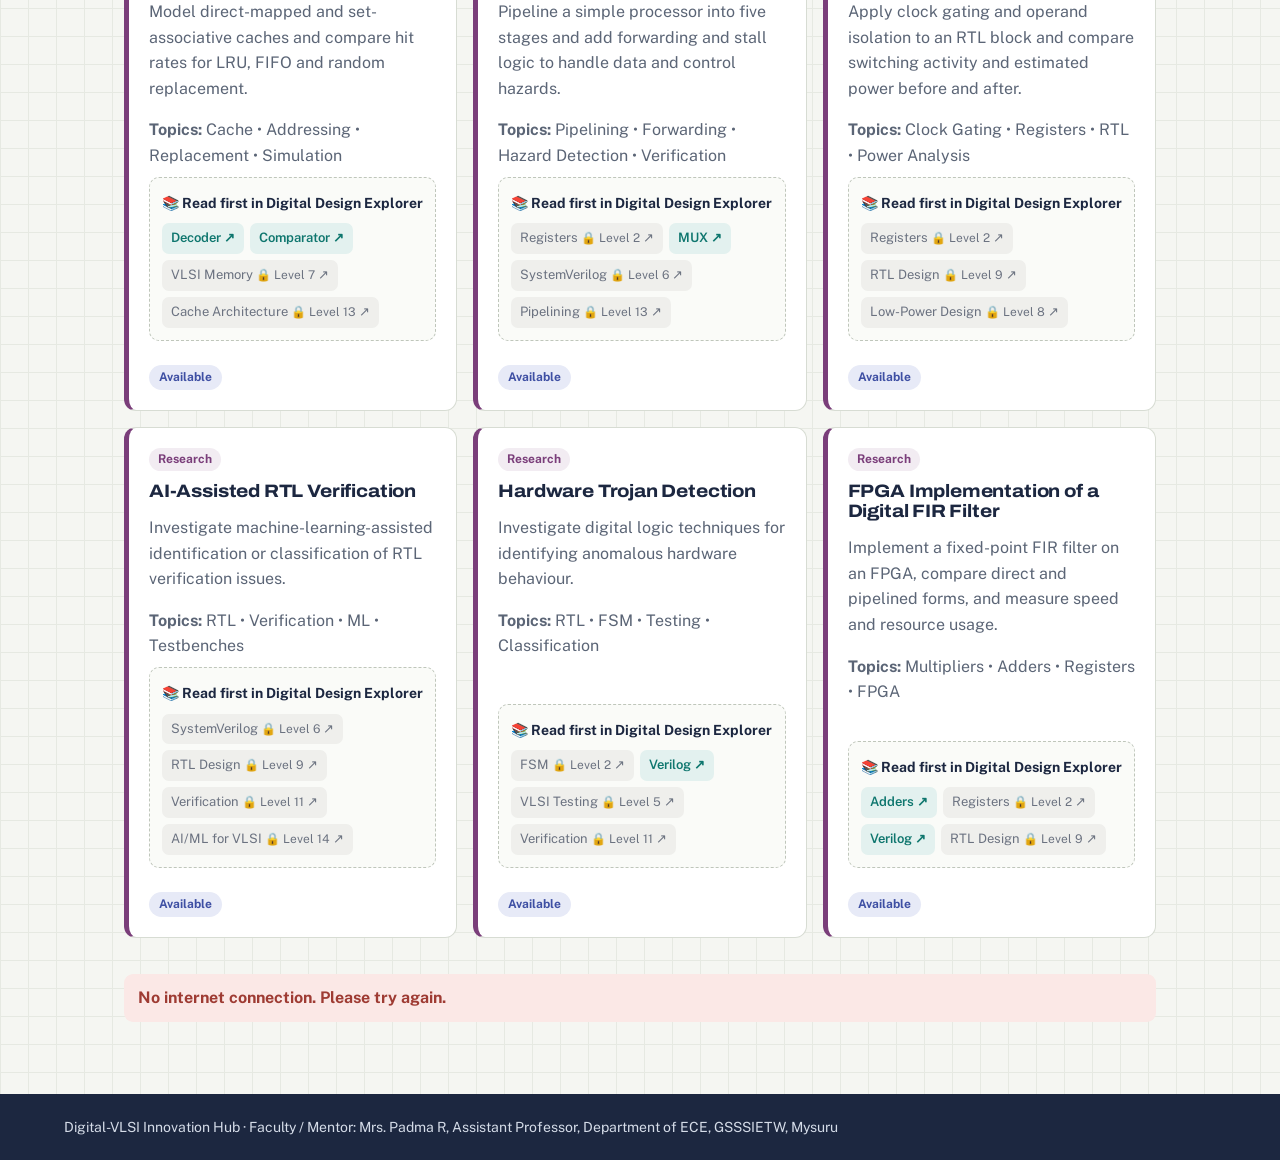
<file: projects.html>
<!doctype html><html lang="en"><head><meta charset="utf-8"><meta name="viewport" content="width=device-width,initial-scale=1"><title>Projects · Innovation Hub</title><link rel="preconnect" href="https://fonts.googleapis.com"><link rel="preconnect" href="https://fonts.gstatic.com" crossorigin><link href="https://fonts.googleapis.com/css2?family=Archivo:wdth,wght@100..125,500..900&family=Public+Sans:wght@400;600;700&display=swap" rel="stylesheet"><link rel="stylesheet" href="css/style.css"></head><body>
<main><h1>Choose a project</h1><p class="lead">Each project maps to Digital Design Explorer topics. Major projects add memory, addressing and testing. One team per project.</p>
<div id="banner"></div>
<div class="filters"><input id="q" type="search" placeholder="Search projects or topics"><div class="tabs" id="tabs"><button data-t="All" class="on">All</button><button data-t="Mini">Mini</button><button data-t="Major">Major</button><button data-t="Research">Research</button></div><label class="check inline"><input type="checkbox" id="freeOnly"> Available only</label></div>
<div id="list"></div><div class="msg" id="m" hidden></div></main>
<script src="js/config.js"></script><script src="js/hub.js"></script><script src="js/data.js"></script>
<script>
const HEADINGS={Mini:'Innovative Digital Design applications',Major:'Integrated Design + Memory + Testing',Research:'Advanced investigation'};
let taken=new Set(), state=null, filter='All';
(async()=>{
  const user=await renderShell("projects.html");
  try{ taken=new Set((await rpc('hub_taken_projects')||[]).map(r=>r.project_title)); }catch(e){ msg(m,errText(e),'error'); }
  if(user){ try{ state=await srpc('hub_my_state'); }catch(e){} }
  banner.innerHTML=bannerHtml(); render();
})();
function canSelect(){ const t=state&&state.profile&&state.team; return t && t.leader_id===state.profile.id && t.status==='Forming'; }
function bannerHtml(){
  if(!state||!state.profile) return '<div class="box note"><a href="login.html">Log in</a> and form a team to select a project. Only the team leader can select.</div>';
  const t=state.team;
  if(!t) return '<div class="box note">You are not in a team yet. <a href="student.html">Create or join a team</a> first.</div>';
  if(t.project_title) return '<div class="box note">🔒 Your team <b>'+esc(t.name)+'</b> has selected <b>'+esc(t.project_title)+'</b>. <a href="student.html">Open My Team</a></div>';
  if(t.leader_id!==state.profile.id) return '<div class="box note">Your team leader selects the project for <b>'+esc(t.name)+'</b>.</div>';
  return '<div class="box note ok">You are the leader of <b>'+esc(t.name)+'</b>. Choose one available project.</div>';
}
function render(){
  const q=document.getElementById('q').value.trim().toLowerCase(), free=freeOnly.checked;
  list.innerHTML='';
  ['Mini','Major','Research'].filter(t=>filter==='All'||filter===t).forEach(t=>{
    const items=PROJECTS.filter(p=>p.type===t && (!free||!taken.has(p.title)) &&
      (!q || (p.title+' '+p.idea+' '+p.topics+' '+p.learn.join(' ')).toLowerCase().includes(q)));
    if(!items.length) return;
    const s=document.createElement('section');
    s.innerHTML='<div class="sec-head"><h2>'+t+' projects</h2><p>'+HEADINGS[t]+' · '+items.length+' shown</p></div><div class="grid"></div>';
    const g=s.querySelector('.grid');
    items.forEach(p=>{
      const isTaken=taken.has(p.title), mine=state&&state.team&&state.team.project_title===p.title;
      const btn= mine?'<span class="status s-green">Your team’s project</span>'
        : isTaken?'<button class="btn" disabled>🔒 Taken</button>'
        : canSelect()?'<button class="btn" data-sel="'+esc(p.title)+'">Select for my team</button>'
        : '<span class="status s-blue">Available</span>';
      const a=document.createElement('article'); a.dataset.type=p.type; if(isTaken&&!mine) a.className='taken';
      a.innerHTML='<span class="type">'+p.type+'</span><h3>'+esc(p.title)+'</h3><p>'+esc(p.idea)+'</p><p><b>Topics:</b> '+esc(p.topics)+'</p>'+
        '<div class="learning-map"><strong>📚 Read first in Digital Design Explorer</strong><div class="module-links">'+p.learn.map(topicLink).join('')+'</div></div>'+btn;
      g.appendChild(a);
    });
    list.appendChild(s);
  });
  if(!list.children.length) list.innerHTML='<p>No projects match.</p>';
}
list.addEventListener('click',async e=>{
  const title=e.target.dataset&&e.target.dataset.sel; if(!title) return;
  if(!confirm('Select "'+title+'" for your team? It will be locked to your team.')) return;
  e.target.disabled=true;
  try{ await srpc('hub_select_project',{p_title:title}); location='student.html'; }
  catch(err){ alert(errText(err)); location.reload(); }
});
q.oninput=render; freeOnly.onchange=render;
tabs.onclick=e=>{ if(!e.target.dataset.t) return; filter=e.target.dataset.t; [...tabs.children].forEach(b=>b.classList.toggle('on',b===e.target)); render(); };
</script></body></html>
</file>
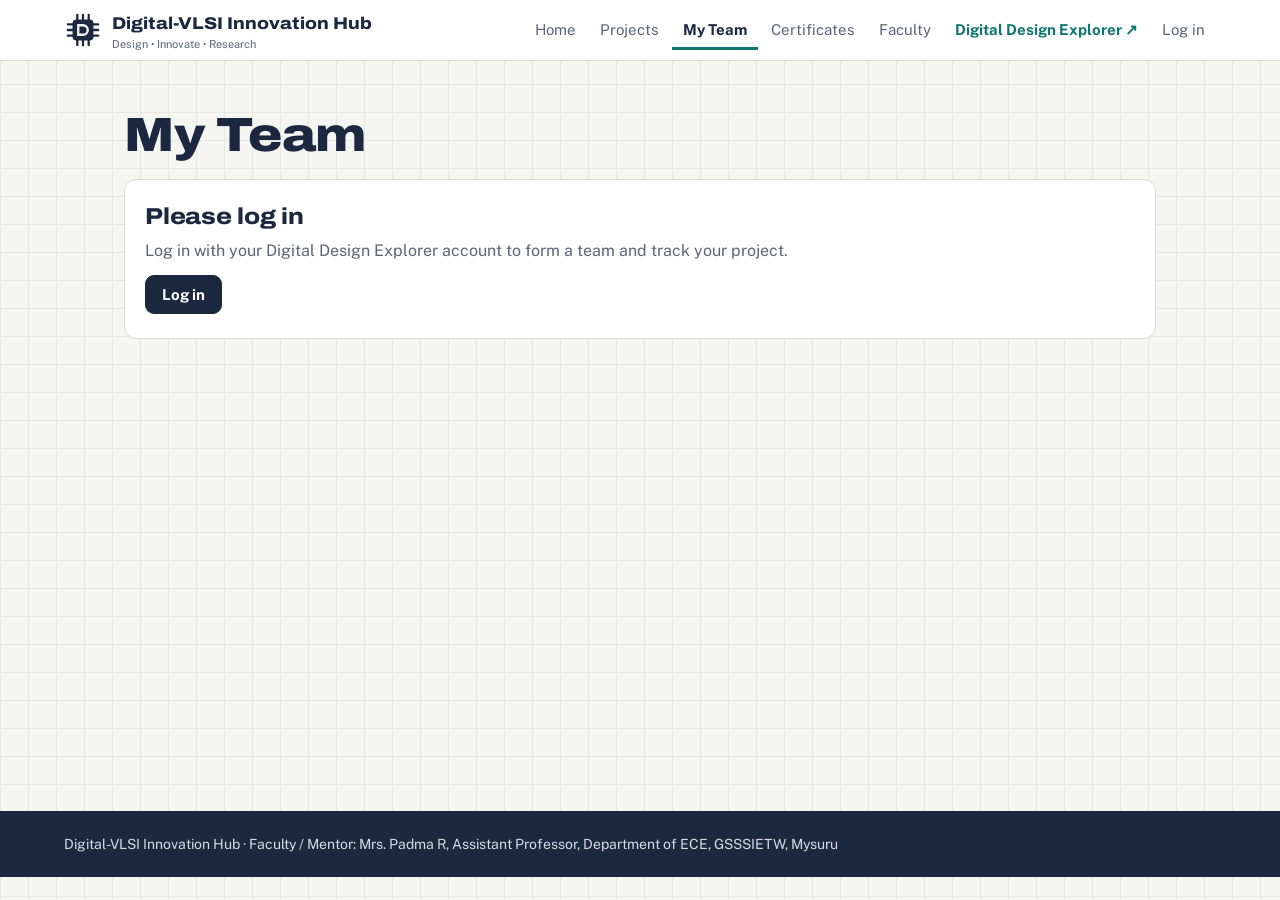
<file: student.html>
<!doctype html><html lang="en"><head><meta charset="utf-8"><meta name="viewport" content="width=device-width,initial-scale=1"><title>My Team · Innovation Hub</title><link rel="preconnect" href="https://fonts.googleapis.com"><link rel="preconnect" href="https://fonts.gstatic.com" crossorigin><link href="https://fonts.googleapis.com/css2?family=Archivo:wdth,wght@100..125,500..900&family=Public+Sans:wght@400;600;700&display=swap" rel="stylesheet"><link rel="stylesheet" href="css/style.css"></head><body>
<main><h1>My Team</h1>
<div class="msg" id="m" hidden></div>
<div id="app"><p>Loading…</p></div>
</main>
<script src="js/config.js"></script><script src="js/hub.js"></script><script src="js/data.js"></script>
<script>
let st=null;
const EDITABLE=['Forming','Selected','Changes Required'];

(async()=>{
  const user=await renderShell("student.html");
  if(!user){ showLogin(); return; }
  await load();
})();

function showLogin(){ app.innerHTML='<div class="box"><h2>Please log in</h2><p>Log in with your Digital Design Explorer account to form a team and track your project.</p><a class="btn" href="login.html">Log in</a></div>'; }
async function load(){
  try{ st=await srpc('hub_my_state'); if(!st||!st.profile){ lset(HUB_TOKEN,null); return showLogin(); } render(); }
  catch(e){ msg(m,errText(e),'error'); app.innerHTML=''; }
}

// Run an action, show the result, reload the page data
async function act(fn,args,okText){
  msg(m,'Saving…');
  try{ await srpc(fn,args); msg(m,okText||'Saved.','ok'); await load(); window.scrollTo({top:0,behavior:'smooth'}); }
  catch(e){ msg(m,errText(e),'error'); window.scrollTo({top:0,behavior:'smooth'}); }
}

// Buttons use data-act so no user text ends up inside onclick code
app.addEventListener('click',e=>{
  const b=e.target.closest('[data-act]'); if(!b) return;
  const a=b.dataset.act, v=b.dataset.v;
  if(a==='accept') act('hub_respond_invite',{p_team:+v,p_accept:true},'You joined the team.');
  if(a==='decline') act('hub_respond_invite',{p_team:+v,p_accept:false},'Invite declined.');
  if(a==='create') act('hub_create_team',{p_name:document.getElementById('tn').value},'Team created. Now invite your teammates.');
  if(a==='invite') act('hub_invite',{p_usn:document.getElementById('iu').value},'Invite sent. Your classmate must log in and accept it.');
  if(a==='remove' && confirm('Remove '+b.dataset.name+' from the team?')) act('hub_remove_member',{p_student:v},'Member removed.');
  if(a==='disband' && confirm('Disband this team? All members will be removed and the project released.')) act('hub_disband_team',{},'Team disbanded.');
  if(a==='leave' && confirm('Leave this team?')) act('hub_leave_team',{},'You left the team.');
  if(a==='submit') act('hub_submit_proposal',{p_innovation:document.getElementById('inn').value},'Proposal submitted for faculty approval.');
  if(a==='release' && confirm('Release this project so your team can choose another?')) act('hub_release_project',{},'Project released.');
  if(a==='update') act('hub_add_update',{p_body:document.getElementById('up').value},'Update saved.');
});
app.addEventListener('change',e=>{
  if(e.target.dataset.ms) act('hub_set_milestone',{p_index:+e.target.dataset.ms,p_done:e.target.checked},'Milestone updated.');
});

function render(){
  const p=st.profile, t=st.team;
  const clear=p.semester&&p.section;
  let h=`<div class="box profile"><div><b>${esc(p.name)}</b><br><span class="small">${esc(p.usn)} · Semester ${clear?p.semester:esc(p.semester_text||'?')} · Section ${clear?esc(p.section):esc(p.section_text||'?')}</span></div></div>`;
  if(!clear) h+=`<div class="box remark"><b>Class details unclear</b><p>Your semester or section in Digital Design Explorer ("${esc(p.semester_text)}", "${esc(p.section_text)}") could not be read. Ask your faculty to correct it before forming a team.</p></div>`;

  if(st.certificates.length){
    h+=`<div class="box ok"><h2>🎓 Your certificate</h2>${st.certificates.map(c=>`<p><a class="btn" href="certificate.html?id=${encodeURIComponent(c.cert_id)}">View certificate · ${esc(c.project_title)}</a></p>`).join('')}</div>`;
  }

  if(!t){
    if(st.invites.length){
      h+=`<div class="box"><h2>Team invites</h2>${st.invites.map(i=>`<div class="row"><span><b>${esc(i.team_name)}</b><br><span class="small">Leader: ${esc(i.leader)} (${esc(i.leader_usn)})</span></span><span class="btns"><button class="btn" data-act="accept" data-v="${+i.team_id}">Accept</button><button class="btn danger" data-act="decline" data-v="${+i.team_id}">Decline</button></span></div>`).join('')}</div>`;
    }
    h+=`<div class="box"><h2>Create a team</h2><p>You become the team leader and invite ${TEAM_MIN-1} to ${TEAM_MAX-1} classmates from Semester ${p.semester}, Section ${esc(p.section)}. Waiting for an invite instead? Give your leader your USN, <b>${esc(p.usn)}</b>.</p>
      <label>Team name<input id="tn" maxlength="60" placeholder="e.g. Logic Lions"></label>
      <button class="btn" data-act="create">Create team</button></div>`;
    app.innerHTML=h; return;
  }

  const leader=t.leader_id===p.id, editable=EDITABLE.includes(t.status);
  const accepted=t.members.filter(x=>x.status==='accepted');
  h+=`<div class="box"><div class="row"><h2>${esc(t.name)}</h2>${statusBadge(t.status)}</div>
    <p class="small">Semester ${t.semester} · Section ${esc(t.section)} · ${accepted.length} of ${TEAM_MAX} members${leader?' · You are the leader':''}</p>
    <ul class="members">${t.members.map(x=>`<li><span><b>${esc(x.name)}</b> <span class="small">${esc(x.usn)}</span>${x.role==='leader'?' <span class="status s-blue">Leader</span>':''}${x.status==='invited'?' <span class="status s-amber">Invite pending</span>':''}</span>${leader&&editable&&x.role!=='leader'?`<button class="linkbtn" data-act="remove" data-v="${esc(x.id)}" data-name="${esc(x.name)}">Remove</button>`:''}</li>`).join('')}</ul>
    ${leader&&editable&&t.members.length<TEAM_MAX?`<div class="inline-form"><input id="iu" placeholder="Classmate's USN (4GWxxECxxx)"><button class="btn" data-act="invite">Invite</button></div>`:''}
    ${accepted.length<TEAM_MIN?`<p class="small">At least ${TEAM_MIN} members must accept before the proposal can be submitted.</p>`:''}
    ${editable?(leader?`<button class="linkbtn danger-text" data-act="disband">Disband team</button>`:`<button class="linkbtn danger-text" data-act="leave">Leave team</button>`):''}
  </div>`;

  if(t.faculty_remark){ h+=`<div class="box remark"><b>Faculty remark</b><p>${esc(t.faculty_remark)}</p></div>`; }

  if(!t.project_title){
    h+=`<div class="box"><h2>Project</h2><p>${leader?'Choose one available project for your team.':'Your leader will choose the project.'}</p><a class="btn" href="projects.html">Browse projects</a></div>`;
  } else {
    const proj=PROJECTS.find(x=>x.title===t.project_title)||{learn:[],idea:'',type:t.project_type};
    h+=`<div class="box" data-type="${esc(proj.type)}"><span class="type">${esc(proj.type)} project</span><h2>${esc(t.project_title)}</h2><p>${esc(proj.idea)}</p>
      <div class="learning-map"><strong>📚 Read first in Digital Design Explorer</strong><div class="module-links">${proj.learn.map(topicLink).join('')}</div></div>`;
    if(['Selected','Changes Required'].includes(t.status)){
      if(leader){
        h+=`<label>Proposed innovation: what will your team add or improve?<textarea id="inn" maxlength="2000">${esc(t.innovation||'')}</textarea></label>
          <span class="btns"><button class="btn" data-act="submit">${t.status==='Changes Required'?'Resubmit proposal':'Submit for faculty approval'}</button>
          <button class="btn danger" data-act="release">Release project</button></span>`;
      } else h+=`<p class="small">Your leader will submit the proposal.</p>`;
    } else {
      h+=`<p><b>Proposed innovation:</b> ${esc(t.innovation||'—')}</p>`;
      if(t.status==='Pending Approval') h+=`<p class="small">Waiting for faculty approval. Members can no longer be changed.</p>`;
    }
    h+='</div>';
  }

  if(['Approved','Ready for Final Review','Completed'].includes(t.status)){
    const open=t.status!=='Completed';
    h+=`<div class="box"><h2>Milestones</h2><div class="bar"><i style="width:${+t.progress}%"></i></div><b>${+t.progress}%</b>
      ${MILESTONES.map((n,i)=>`<label class="check"><input type="checkbox" data-ms="${i+1}" ${t.milestones[i]?'checked':''} ${open?'':'disabled'}> ${esc(n)}</label>`).join('')}
      ${t.status==='Ready for Final Review'?'<p class="small">All milestones done. Waiting for final faculty review.</p>':''}</div>`;
    h+=`<div class="box"><h2>Work updates</h2>${open?`<label>Latest work update<textarea id="up" maxlength="2000" placeholder="What did the team complete? Any issues?"></textarea></label><button class="btn" data-act="update">Save update</button>`:''}
      ${t.updates.length?t.updates.map(u=>`<p class="timeline"><span class="small">${new Date(u.at).toLocaleString()} · ${esc(u.author)}</span><br>${esc(u.body)}</p>`).join(''):'<p class="small">No updates yet.</p>'}</div>`;
  }
  app.innerHTML=h;
}
</script></body></html>
</file>
<file: css/style.css>
/* ============================================================
   Digital-VLSI Innovation Hub - "lab notebook" look
   Separate identity from Digital Design Explorer.
   ============================================================ */
:root{
  --paper:#F5F6F2;      /* notebook paper */
  --grid:#E6E9E2;       /* graph-paper lines */
  --card:#FFFFFF;
  --ink:#1C2740;        /* main text, buttons */
  --muted:#5B6576;
  --line:#D7DCD3;
  --teal:#0E766E;       /* silicon trace accent */
  --mini:#0E766E; --major:#3E4FA3; --research:#7A3E7A;
  --ok:#1E6B3A; --warn:#8A5A00; --bad:#9E3B33;
  --head:"Archivo",Arial,sans-serif;
  --body:"Public Sans",Arial,sans-serif;
}
*{box-sizing:border-box}
body{margin:0;color:var(--ink);font:16px/1.6 var(--body);
  background-color:var(--paper);
  background-image:linear-gradient(var(--grid) 1px,transparent 1px),linear-gradient(90deg,var(--grid) 1px,transparent 1px);
  background-size:28px 28px}
a{color:var(--teal)}
h1,h2,h3{font-family:var(--head);font-stretch:112%;letter-spacing:-.01em;line-height:1.12;color:var(--ink)}
h1{font-size:clamp(32px,5vw,48px);font-weight:850;margin:8px 0 10px}
h2{font-size:23px;font-weight:800;margin:4px 0 8px}
h3{font-size:18px;font-weight:750;margin:8px 0 6px}
p{color:var(--muted);margin:8px 0}
.lead{font-size:17px;max-width:68ch}
.small{font-size:13px;color:var(--muted)}
:focus-visible{outline:3px solid #7cc6bf;outline-offset:2px}

/* header */
header{background:rgba(255,255,255,.94);backdrop-filter:blur(6px);border-bottom:1px solid var(--line);display:flex;align-items:center;justify-content:space-between;gap:12px;padding:10px 5%;position:sticky;top:0;z-index:5}
.brand{display:flex;gap:10px;align-items:center;text-decoration:none;color:var(--ink);font-family:var(--head);font-stretch:112%;font-weight:800;font-size:17px}
.logo{width:38px;height:38px;color:var(--ink);flex:none}
.brand small{display:block;color:var(--muted);font:400 11px var(--body)}
nav{display:flex;flex-wrap:wrap;align-items:center;gap:2px}
nav a,.linkbtn{padding:8px 11px;text-decoration:none;color:var(--muted);border-radius:8px;background:none;border:0;font:inherit;font-size:15px;cursor:pointer}
nav a:hover,.linkbtn:hover{background:#EEF1EC;color:var(--ink)}
nav a.active{color:var(--ink);font-weight:700;box-shadow:inset 0 -3px 0 var(--teal);border-radius:0}
.explorer-nav{color:var(--teal)!important;font-weight:700}
.setup-note{background:#FFF3D1;color:var(--warn);padding:10px 5%;font-weight:700}

main{max-width:1160px;margin:auto;padding:40px 5% 60px;min-height:calc(100vh - 150px)}
main.narrow{max-width:520px}main.narrow.wide{max-width:760px}

/* buttons */
.btn{display:inline-block;background:var(--ink);color:#fff;border:1px solid var(--ink);border-radius:9px;padding:10px 16px;text-decoration:none;font:700 15px var(--body);cursor:pointer;margin:4px 6px 4px 0}
.btn:hover{background:#2A3A5C}
.btn.ghost{background:#fff;color:var(--ink);border-color:#BFC6BB}
.btn.ghost:hover{background:#EEF1EC}
.btn.danger{background:#fff;color:var(--bad);border-color:#E3B9B4}
.btn.danger:hover{background:#FBEDEB}
.btn:disabled,button:disabled{opacity:.5;cursor:not-allowed}
.danger-text{color:var(--bad)}
.btns{display:flex;flex-wrap:wrap;gap:4px;margin-top:6px}

/* surfaces */
.box,article,.stats>div{background:var(--card);border:1px solid var(--line);border-radius:12px;padding:20px}
.box{margin:16px 0}
.box.note{padding:13px 18px}
.box.ok,.note.ok{border-color:#B5D8C2;background:#F2FAF5}
.box.remark{border-left:4px solid #C08A1E;background:#FFFBF1}
section{margin:34px 0}

/* project type colour coding: left edge + pill */
[data-type]{border-left:5px solid var(--c,var(--line))}
[data-type="Mini"]{--c:var(--mini)}[data-type="Major"]{--c:var(--major)}[data-type="Research"]{--c:var(--research)}
.type{display:inline-block;font-size:12px;font-weight:700;color:var(--c,var(--muted));background:color-mix(in srgb,var(--c,#888) 10%,#fff);padding:2px 9px;border-radius:20px}

/* home */
.hero{display:grid;grid-template-columns:1.6fr .8fr;gap:48px;align-items:end;padding:24px 0 10px}
.hero h1{font-size:clamp(38px,6vw,64px);font-weight:900;font-stretch:118%;line-height:1.02;max-width:14ch}
.mentor{background:var(--ink);color:#fff;border-radius:14px;padding:26px}
.mentor span{color:#9FD6CF;font-size:13px;font-weight:700}
.mentor h2{color:#fff;margin-top:6px}.mentor p{color:#D5DCE8}
.flow h2{margin-bottom:22px}
.trace{list-style:none;margin:0;padding:0;display:grid;grid-template-columns:repeat(6,1fr);counter-reset:step;position:relative}
.trace::before{content:"";position:absolute;left:8%;right:8%;top:17px;height:4px;background:var(--teal);border-radius:4px}
.trace li{position:relative;text-align:center;padding:0 6px;counter-increment:step}
.trace li::before{content:counter(step);display:grid;place-items:center;width:38px;height:38px;margin:0 auto 10px;border-radius:50%;background:#fff;border:4px solid var(--teal);font:800 15px var(--head);color:var(--ink);position:relative}
.trace b{display:block;font-family:var(--head);font-stretch:112%}
.trace span{font-size:13px;color:var(--muted)}
.types{display:grid;grid-template-columns:repeat(3,1fr);gap:16px}

/* grids and cards */
.grid{display:grid;grid-template-columns:repeat(3,1fr);gap:16px;margin:14px 0 36px}
article{display:flex;flex-direction:column;align-items:flex-start}
article h3{margin-top:10px}
article .learning-map{align-self:stretch;margin-top:auto}
article .btn,article>.status{margin-top:12px}
article.taken{opacity:.55}
.sec-head{display:flex;align-items:baseline;gap:14px;flex-wrap:wrap;border-bottom:2px solid var(--ink);padding-bottom:6px}
.sec-head h2{margin:0}.sec-head p{margin:0}

/* forms */
label{display:block;font-weight:700;font-size:14px;margin:12px 0}
input,select,textarea{display:block;width:100%;padding:10px 12px;border:1px solid #C9CFC4;border-radius:9px;margin-top:6px;font:inherit;font-size:15px;background:#fff;color:var(--ink)}
textarea{min-height:96px;resize:vertical}
.formgrid{display:grid;grid-template-columns:1fr 1fr;gap:0 14px}
.inline-form{display:flex;gap:8px;align-items:center;margin:10px 0}
.inline-form input{margin:0}.inline-form .btn{margin:0;white-space:nowrap}
.check{display:block;background:#F4F6F1;padding:10px 12px;border-radius:8px;font-weight:400;font-size:15px;margin:6px 0}
.check input{display:inline;width:auto;margin:0 8px 0 0;accent-color:var(--teal)}
.check.inline{margin:0;background:none;padding:0}

/* messages and status */
.msg{padding:11px 14px;border-radius:9px;margin:12px 0;background:#EEF1EC;color:var(--ink);font-weight:700}
.msg.ok{background:#E4F4E9;color:var(--ok)}.msg.error{background:#FBE8E6;color:var(--bad)}
.status{display:inline-block;padding:3px 10px;border-radius:20px;font-size:12px;font-weight:700;white-space:nowrap}
.s-grey{background:#ECEFEA;color:var(--muted)}.s-blue{background:#E7EAF7;color:var(--major)}.s-amber{background:#FFF0D2;color:var(--warn)}.s-red{background:#FBE3E0;color:var(--bad)}.s-green{background:#E0F2E7;color:var(--ok)}

/* team */
.row{display:flex;justify-content:space-between;align-items:center;gap:10px;flex-wrap:wrap;padding:6px 0}
.profile{display:flex;justify-content:space-between;align-items:center;gap:10px}
.members{list-style:none;padding:0;margin:10px 0}
.members li{display:flex;justify-content:space-between;align-items:center;gap:8px;padding:9px 0;border-bottom:1px dashed var(--line);flex-wrap:wrap}
.bar{height:10px;background:#E4E8E1;border-radius:10px;margin:12px 0}
.bar i{display:block;height:100%;background:var(--teal);border-radius:10px;transition:width .4s}
.timeline{border-left:3px solid var(--teal);padding-left:12px}

/* filters */
.filters{display:flex;flex-wrap:wrap;gap:10px;align-items:center;margin:18px 0}
.filters input,.filters select{width:auto;flex:1 1 180px;margin:0}
.tabs{display:flex;background:#E8ECE5;border-radius:10px;padding:3px}
.tabs button{border:0;background:none;padding:8px 13px;border-radius:8px;font:inherit;font-size:15px;cursor:pointer;color:var(--muted)}
.tabs button.on{background:#fff;color:var(--ink);font-weight:700;box-shadow:0 1px 2px rgba(28,39,64,.12)}

/* faculty */
.stats{display:grid;grid-template-columns:repeat(5,1fr);gap:12px;margin:10px 0}
.stats b{display:block;font:850 30px var(--head);font-stretch:112%}.stats span{color:var(--muted);font-size:13px}
details.team summary{display:flex;justify-content:space-between;align-items:flex-start;gap:10px;cursor:pointer;list-style:none}
details.team summary::-webkit-details-marker{display:none}
details summary.small{cursor:pointer;margin:8px 0}

/* Explorer learning map */
.learning-map{margin:12px 0;padding:12px;border:1px dashed #BFC6BB;border-radius:10px;background:#FAFBF8}
.learning-map strong{font-size:14px}
.module-links{display:flex;flex-wrap:wrap;gap:6px;margin:8px 0 0}
.module-links a{display:inline-block;padding:5px 9px;border-radius:7px;text-decoration:none;font-size:13px;background:#E3F1EF;color:var(--teal);font-weight:600}
.module-links a.locked{background:#EFEFEC;color:#6B7280;font-weight:400}
.lock{font-size:12px}

footer{background:var(--ink);color:#D5DCE8;padding:22px 5%;font-size:14px}

/* certificate */
.certbody{background-color:#ECEEE8}
.certificate{max-width:850px;margin:24px auto;background:#fff;border:10px double var(--ink);padding:56px;text-align:center;box-shadow:0 15px 50px rgba(28,39,64,.12)}
.certificate h1{font-family:Georgia,serif;font-stretch:normal;color:var(--ink)}
.certificate h2{font-family:Georgia,serif;font-stretch:normal;font-size:30px}
.certificate h3{font-stretch:normal}
.center-text{text-align:center}

@media(max-width:900px){.stats{grid-template-columns:repeat(3,1fr)}.grid{grid-template-columns:repeat(2,1fr)}}
@media(max-width:700px){
  header{flex-direction:column;align-items:flex-start;position:static}
  nav{width:100%;flex-wrap:nowrap;overflow-x:auto}nav a,.linkbtn{white-space:nowrap}
  .hero,.grid,.types,.formgrid{grid-template-columns:1fr}.hero{gap:24px}
  .trace{grid-template-columns:1fr;gap:16px}
  .trace::before{left:17px;right:auto;top:8px;bottom:8px;width:4px;height:auto}
  .trace li{text-align:left;display:grid;grid-template-columns:38px 1fr;column-gap:14px;padding:0}
  .trace li::before{grid-row:span 2;margin:0}
  .stats{grid-template-columns:repeat(2,1fr)}
  main{padding:26px 5% 48px}
  .inline-form{flex-direction:column;align-items:stretch}
  .certificate{margin:10px 0;padding:28px 14px}.certificate h2{font-size:22px}
}
@media(prefers-reduced-motion:reduce){.bar i{transition:none}}
@media print{header,footer,.noprint,.msg,.setup-note{display:none!important}body,.certbody{background:#fff}main{padding:0}.certificate{box-shadow:none;margin:0 auto}}
.narrowbox{max-width:480px}
</file>
